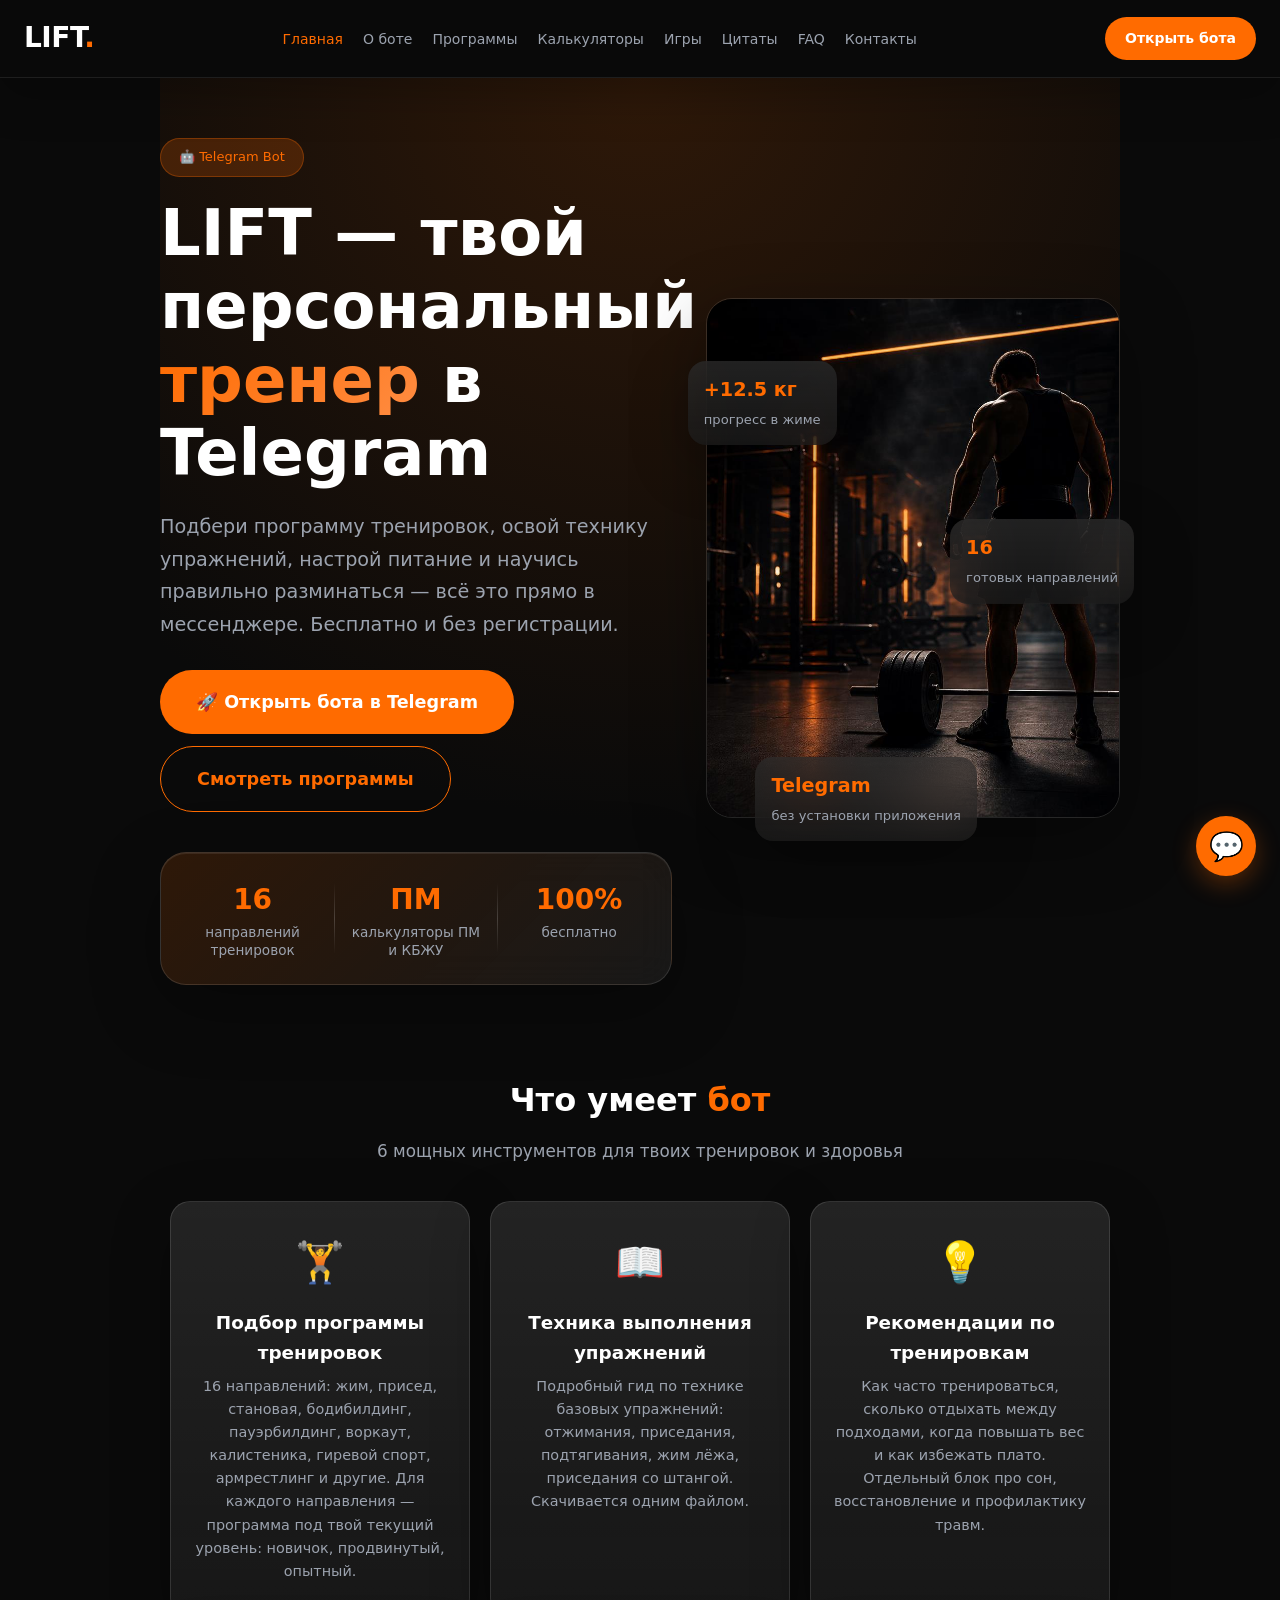
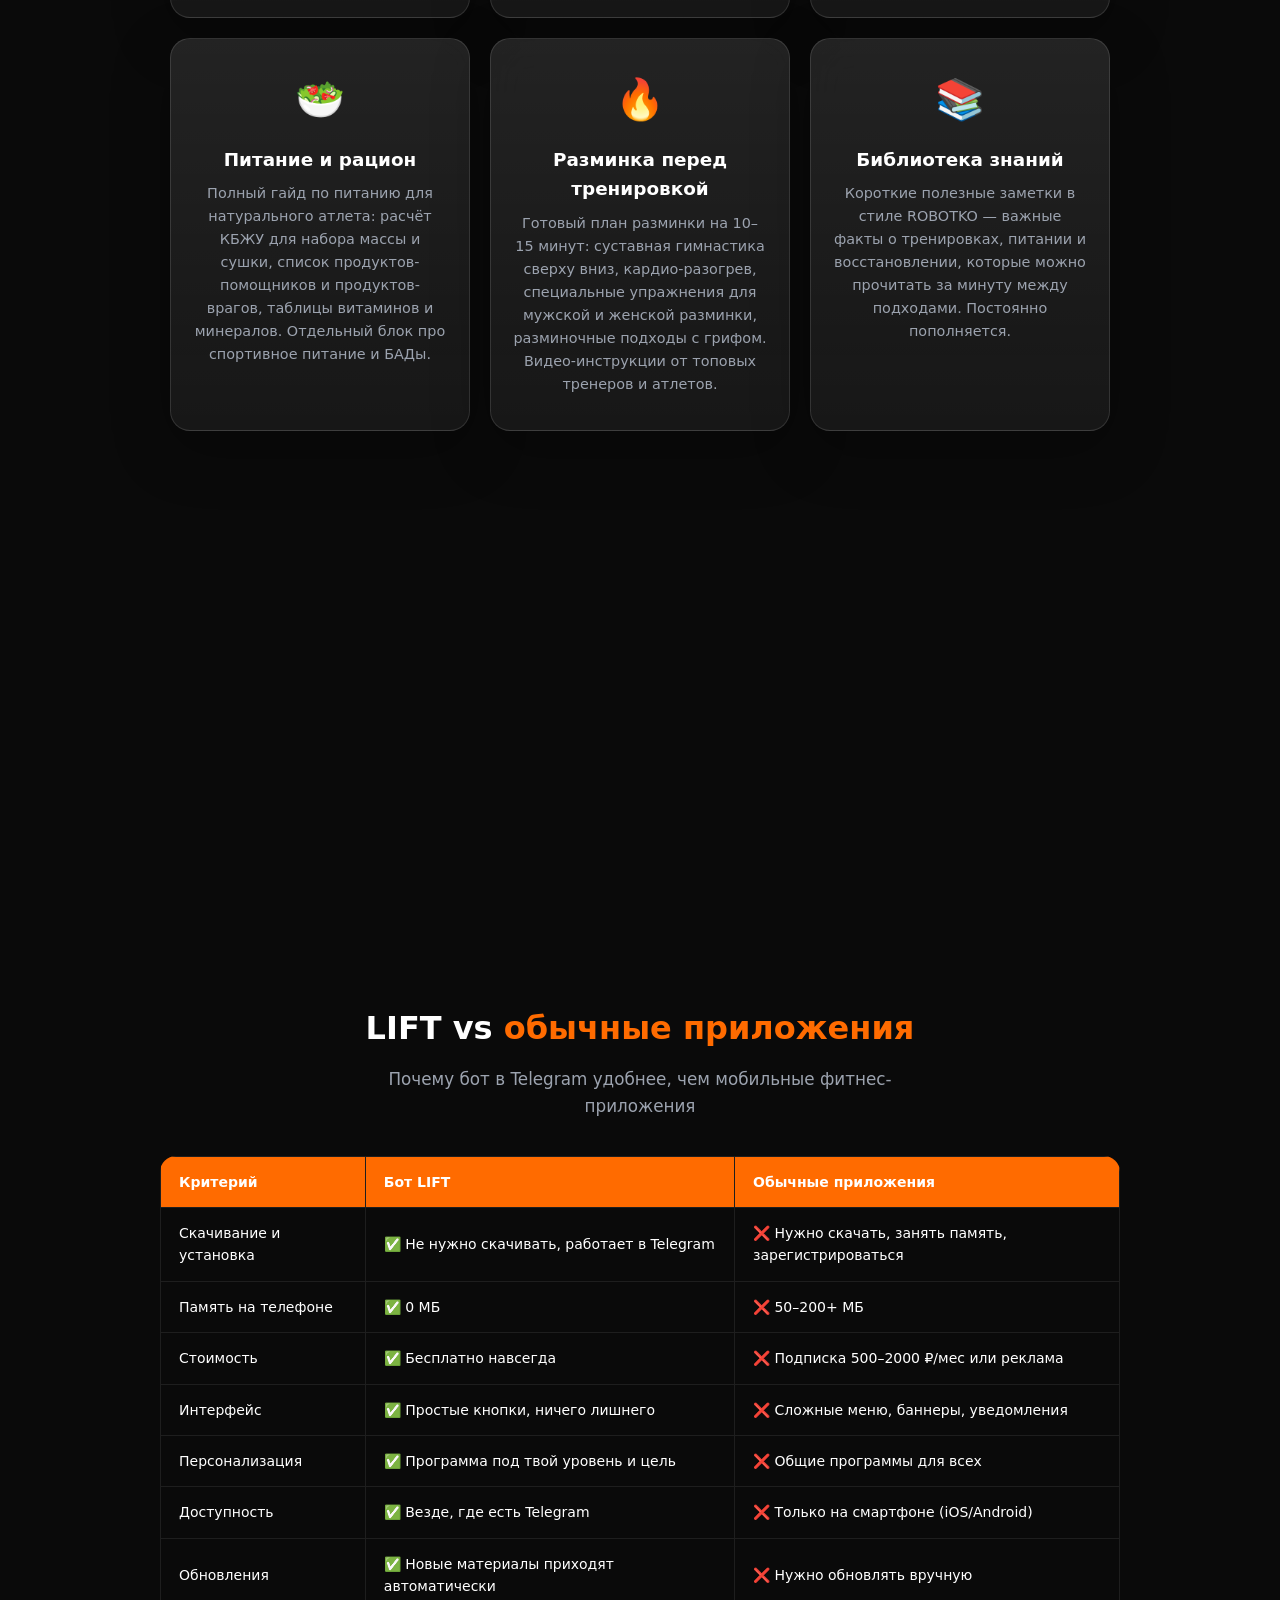
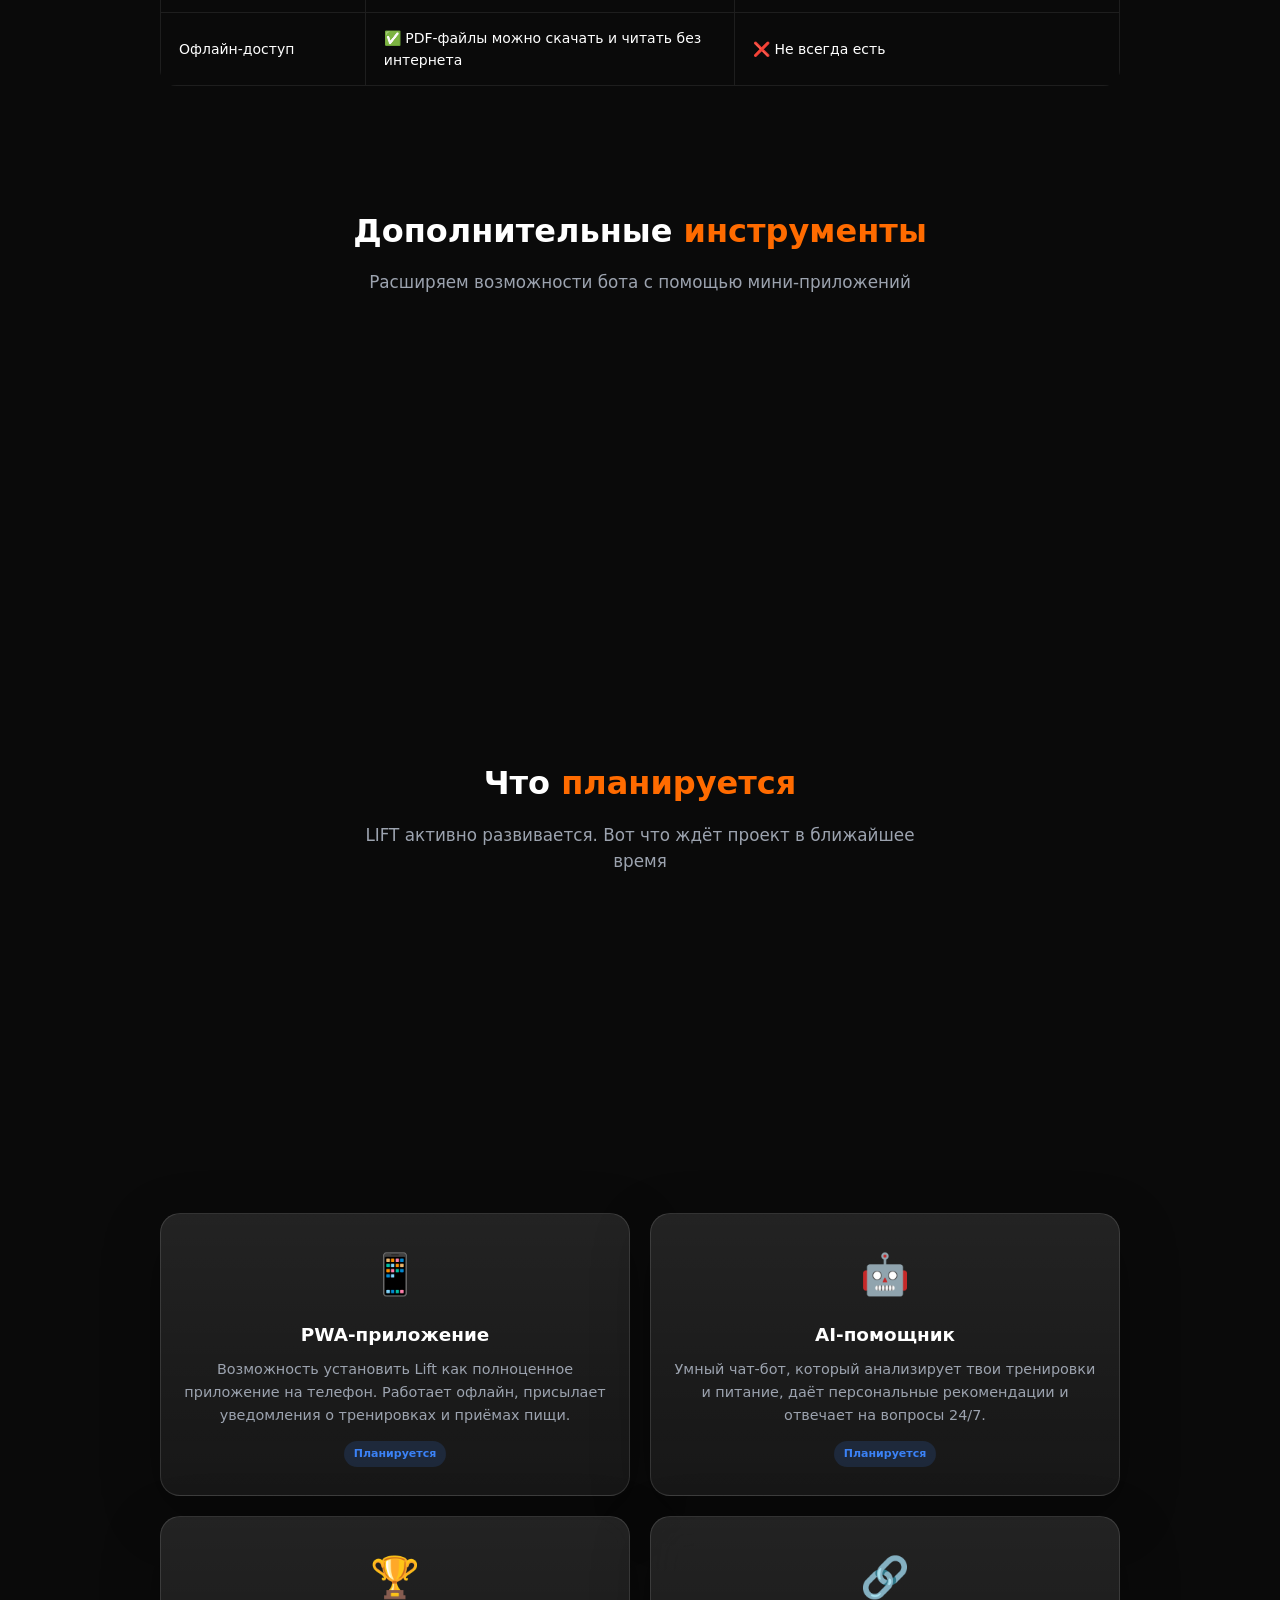
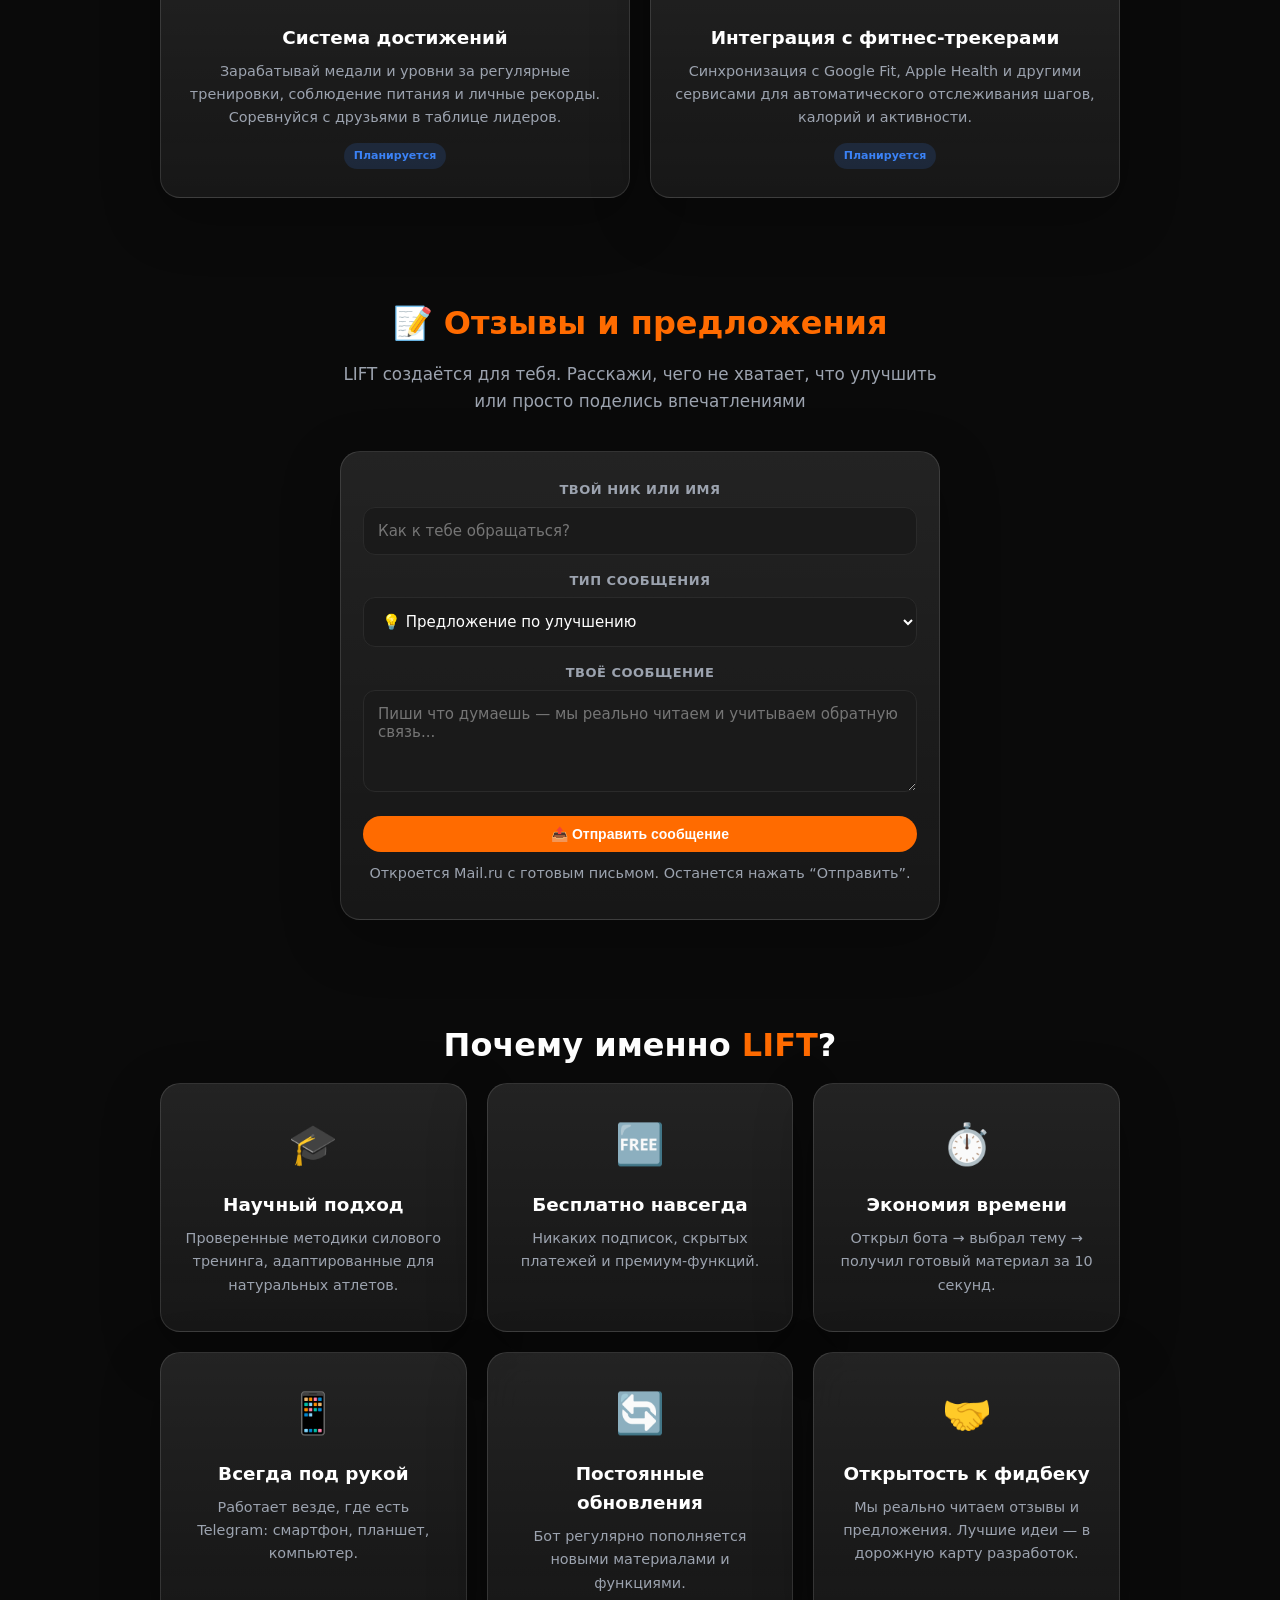
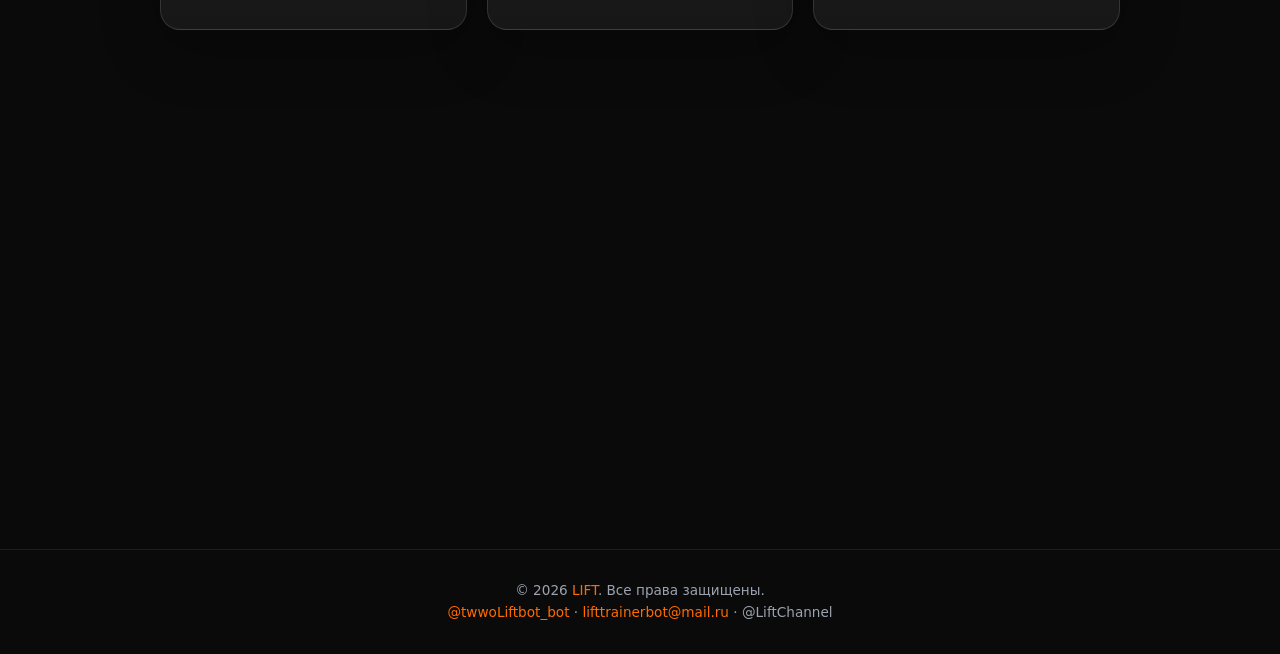
<file: index.html>
﻿<!DOCTYPE html>
<html lang="ru">
<head>
    <meta charset="UTF-8">
    <meta name="viewport" content="width=device-width, initial-scale=1.0">
    <meta name="description" content="Бесплатный Telegram-бот LIFT с программами тренировок, техникой, питанием, разминкой, калькуляторами и игрой Flappy Lift.">
    <meta name="theme-color" content="#0a0a0a">
    <meta property="og:title" content="LIFT - твой персональный тренер в Telegram">
    <meta property="og:description" content="Бесплатный Telegram-бот LIFT с программами тренировок, техникой, питанием, разминкой, калькуляторами и игрой Flappy Lift.">
    <meta property="og:type" content="website">
    <meta property="og:image" content="assets/images/hero-athlete.jpg">
    <title>LIFT - твой персональный тренер в Telegram</title>
    <link rel="icon" href="assets/images/favicon.svg" type="image/svg+xml">
    <link rel="stylesheet" href="assets/css/style.css?v=5">
    <script defer src="assets/js/main.js?v=3"></script>
</head>
<body data-page="home">
<div class="preloader" id="preloader" aria-hidden="true">
        <div class="preloader-box">
            <div class="preloader-logo">LIFT<span>.</span></div>
            <div class="preloader-bar"><span></span></div>
        </div>
    </div>
    <nav class="navbar ios-navbar">
        <a href="index.html" class="logo">LIFT<span>.</span></a>
        <button class="nav-toggle" type="button" aria-label="Открыть меню" aria-expanded="false"><span></span><span></span><span></span></button>
        <ul class="nav-links">
<li><a href="index.html" data-page="home">Главная</a></li>
<li><a href="about.html" data-page="about">О боте</a></li>
<li><a href="programs.html" data-page="programs">Программы</a></li>
<li><a href="calculators.html" data-page="calculators">Калькуляторы</a></li>
<li><a href="games.html" data-page="games">Игры</a></li>
<li><a href="quotes.html" data-page="quotes">Цитаты</a></li>
<li><a href="faq.html" data-page="faq">FAQ</a></li>
<li><a href="contacts.html" data-page="contacts">Контакты</a></li>
        </ul>
        <a href="https://t.me/twwoLiftbot_bot" target="_blank" rel="noopener" class="btn ios-button">Открыть бота</a>
    </nav>
    <main class="container">
<div class="hero hero-premium">
                <div class="hero-copy">
                    <div class="hero-badge">🤖 Telegram Bot</div>
                    <h1>LIFT — твой персональный <span>тренер</span> в Telegram</h1>
                    <p>Подбери программу тренировок, освой технику упражнений, настрой питание и научись правильно разминаться — всё это прямо в мессенджере. Бесплатно и без регистрации.</p>
                    <div class="hero-buttons">
                        <a href="https://t.me/twwoLiftbot_bot" target="_blank" rel="noopener" class="btn btn-large">🚀 Открыть бота в Telegram</a>
                        <a href="programs.html" class="btn btn-outline btn-large">Смотреть программы</a>
                    </div>
                    <div class="hero-stats">
                        <div class="hero-stat glass-card"><div class="hero-stat-number">16</div><div class="hero-stat-label">направлений тренировок</div></div>
                        <div class="hero-stat glass-card"><div class="hero-stat-number">ПМ</div><div class="hero-stat-label">калькуляторы ПМ и КБЖУ</div></div>
                        <div class="hero-stat glass-card"><div class="hero-stat-number">100%</div><div class="hero-stat-label">бесплатно</div></div>
                    </div>
                </div>
                <div class="hero-visual floating-card">
                    <img src="assets/images/hero-athlete.jpg" alt="Атлет LIFT на тренировке">
                    <div class="hero-float-card hero-float-progress glass-card"><strong>+12.5 кг</strong><span>прогресс в жиме</span></div>
                    <div class="hero-float-card hero-float-program glass-card"><strong>16</strong><span>готовых направлений</span></div>
                    <div class="hero-float-card hero-float-telegram glass-card"><strong>Telegram</strong><span>без установки приложения</span></div>
                </div>
            </div>

            <section>
                <h2>Что умеет <span>бот</span></h2>
                <p class="subtitle">6 мощных инструментов для твоих тренировок и здоровья</p>
                <div class="grid-center">
                    <div class="card"><div class="card-icon">🏋️</div><h3>Подбор программы тренировок</h3><p>16 направлений: жим, присед, становая, бодибилдинг, пауэрбилдинг, воркаут, калистеника, гиревой спорт, армрестлинг и другие. Для каждого направления — программа под твой текущий уровень: новичок, продвинутый, опытный.</p></div>
                    <div class="card"><div class="card-icon">📖</div><h3>Техника выполнения упражнений</h3><p>Подробный гид по технике базовых упражнений: отжимания, приседания, подтягивания, жим лёжа, приседания со штангой. Скачивается одним файлом.</p></div>
                    <div class="card"><div class="card-icon">💡</div><h3>Рекомендации по тренировкам</h3><p>Как часто тренироваться, сколько отдыхать между подходами, когда повышать вес и как избежать плато. Отдельный блок про сон, восстановление и профилактику травм.</p></div>
                    <div class="card"><div class="card-icon">🥗</div><h3>Питание и рацион</h3><p>Полный гайд по питанию для натурального атлета: расчёт КБЖУ для набора массы и сушки, список продуктов-помощников и продуктов-врагов, таблицы витаминов и минералов. Отдельный блок про спортивное питание и БАДы.</p></div>
                    <div class="card"><div class="card-icon">🔥</div><h3>Разминка перед тренировкой</h3><p>Готовый план разминки на 10–15 минут: суставная гимнастика сверху вниз, кардио-разогрев, специальные упражнения для мужской и женской разминки, разминочные подходы с грифом. Видео-инструкции от топовых тренеров и атлетов.</p></div>
                    <div class="card"><div class="card-icon">📚</div><h3>Библиотека знаний</h3><p>Короткие полезные заметки в стиле ROBOTKO — важные факты о тренировках, питании и восстановлении, которые можно прочитать за минуту между подходами. Постоянно пополняется.</p></div>
                </div>
            </section>

            <section>
                <h2>Как это <span>работает</span></h2>
                <p class="subtitle">Пять простых шагов до твоей идеальной формы</p>
                <div class="steps">
                    <div class="step"><div class="step-number">1</div><h4>Открываешь бота</h4><p>Переходишь по ссылке или находишь Lift в Telegram. Жмёшь «Старт» и попадаешь в главное меню.</p></div>
                    <div class="step"><div class="step-number">2</div><h4>Выбираешь цель</h4><p>Кнопки с понятными названиями: программа, техника, рекомендации, питание, разминка.</p></div>
                    <div class="step"><div class="step-number">3</div><h4>Уточняешь детали</h4><p>Бот спросит направление и твой уровень. Это займёт несколько секунд.</p></div>
                    <div class="step"><div class="step-number">4</div><h4>Получаешь материал</h4><p>Бот присылает PDF-файл с программой или гайдом, ссылку на видео-разминку или текстовую информацию.</p></div>
                    <div class="step"><div class="step-number">5</div><h4>Применяешь и растёшь</h4><p>Следуешь плану, отслеживаешь прогресс, возвращаешься к боту за новыми материалами.</p></div>
                </div>
            </section>

            <section>
                <h2>LIFT vs <span>обычные приложения</span></h2>
                <p class="subtitle">Почему бот в Telegram удобнее, чем мобильные фитнес-приложения</p>
                <table>
                    <thead><tr><th>Критерий</th><th>Бот LIFT</th><th>Обычные приложения</th></tr></thead>
                    <tbody>
                        <tr><td>Скачивание и установка</td><td>✅ Не нужно скачивать, работает в Telegram</td><td>❌ Нужно скачать, занять память, зарегистрироваться</td></tr>
                        <tr><td>Память на телефоне</td><td>✅ 0 МБ</td><td>❌ 50–200+ МБ</td></tr>
                        <tr><td>Стоимость</td><td>✅ Бесплатно навсегда</td><td>❌ Подписка 500–2000 ₽/мес или реклама</td></tr>
                        <tr><td>Интерфейс</td><td>✅ Простые кнопки, ничего лишнего</td><td>❌ Сложные меню, баннеры, уведомления</td></tr>
                        <tr><td>Персонализация</td><td>✅ Программа под твой уровень и цель</td><td>❌ Общие программы для всех</td></tr>
                        <tr><td>Доступность</td><td>✅ Везде, где есть Telegram</td><td>❌ Только на смартфоне (iOS/Android)</td></tr>
                        <tr><td>Обновления</td><td>✅ Новые материалы приходят автоматически</td><td>❌ Нужно обновлять вручную</td></tr>
                        <tr><td>Офлайн-доступ</td><td>✅ PDF-файлы можно скачать и читать без интернета</td><td>❌ Не всегда есть</td></tr>
                    </tbody>
                </table>
            </section>

            <section>
                <h2>Дополнительные <span>инструменты</span></h2>
                <p class="subtitle">Расширяем возможности бота с помощью мини-приложений</p>
                <div class="grid-2">
                    <div class="card"><div class="card-icon">🧮</div><h3>Калькуляторы весов и КБЖУ</h3><p>Расчёт рабочих подходов от повторного максимума, разминочные веса, суточная норма калорий, белков, жиров, углеводов и воды. Всё в одном мини-приложении.</p><a href="https://agent-69f5072a2ba96c1fed0--leafy-capybara-438fa5.netlify.app/" target="_blank" rel="noopener" class="btn" style="margin-top:12px;">🔢 Открыть калькуляторы</a></div>
                    <div class="card"><div class="card-icon">🎮</div><h3>Flappy Lift — игра</h3><p>Управляй штангой, уворачивайся от бургеров и собирай гантели. Зарабатывай килограммы и соревнуйся с друзьями. Фитнес-версия легендарной игры.</p><a href="https://agent-69f5c8a888365f07bd76dc64--deft-faun-8c9eca.netlify.app/" target="_blank" rel="noopener" class="btn" style="margin-top:12px;">🏋️ Играть в Flappy Lift</a></div>
                </div>
            </section>

            <section>
                <h2>Что <span>планируется</span></h2>
                <p class="subtitle">LIFT активно развивается. Вот что ждёт проект в ближайшее время</p>
                <div class="grid-2">
                    <div class="card"><div class="card-icon">📅</div><h3>Органайзер тренировок</h3><p>Календарь с возможностью планировать занятия на месяц вперёд, отмечать выполненные тренировки и оставлять заметки по каждому дню.</p><span class="card-tag tag-yellow">В разработке</span></div>
                    <div class="card"><div class="card-icon">📈</div><h3>Трекер прогресса</h3><p>Графики изменения веса, замеров тела, рабочих весов в упражнениях. Наглядная визуализация твоего прогресса за неделю, месяц, год.</p><span class="card-tag tag-yellow">В разработке</span></div>
                    <div class="card"><div class="card-icon">📱</div><h3>PWA-приложение</h3><p>Возможность установить Lift как полноценное приложение на телефон. Работает офлайн, присылает уведомления о тренировках и приёмах пищи.</p><span class="card-tag tag-blue">Планируется</span></div>
                    <div class="card"><div class="card-icon">🤖</div><h3>AI-помощник</h3><p>Умный чат-бот, который анализирует твои тренировки и питание, даёт персональные рекомендации и отвечает на вопросы 24/7.</p><span class="card-tag tag-blue">Планируется</span></div>
                    <div class="card"><div class="card-icon">🏆</div><h3>Система достижений</h3><p>Зарабатывай медали и уровни за регулярные тренировки, соблюдение питания и личные рекорды. Соревнуйся с друзьями в таблице лидеров.</p><span class="card-tag tag-blue">Планируется</span></div>
                    <div class="card"><div class="card-icon">🔗</div><h3>Интеграция с фитнес-трекерами</h3><p>Синхронизация с Google Fit, Apple Health и другими сервисами для автоматического отслеживания шагов, калорий и активности.</p><span class="card-tag tag-blue">Планируется</span></div>
                </div>
            </section>

            <section>
                <h2>📝 <span>Отзывы и предложения</span></h2>
                <p class="subtitle">LIFT создаётся для тебя. Расскажи, чего не хватает, что улучшить или просто поделись впечатлениями</p>
                <div class="card compact-grid">
                    <form id="feedbackForm" onsubmit="submitFeedback(event)">
                        <div class="form-group"><label for="feedbackName">Твой ник или имя</label><input type="text" id="feedbackName" name="name" placeholder="Как к тебе обращаться?" autocomplete="name"></div>
                        <div class="form-group"><label for="feedbackType">Тип сообщения</label><select id="feedbackType" name="type"><option>💡 Предложение по улучшению</option><option>🐛 Сообщить об ошибке</option><option>❤️ Отзыв о боте</option><option>🎯 Запрос новой функции</option><option>📧 Сотрудничество</option></select></div>
                        <div class="form-group"><label for="feedbackText">Твоё сообщение</label><textarea id="feedbackText" name="message" rows="4" placeholder="Пиши что думаешь — мы реально читаем и учитываем обратную связь..." required></textarea></div>
                        <button type="submit" class="btn feedback-submit">📤 Отправить сообщение</button>
                        <p class="form-note">Откроется Mail.ru с готовым письмом. Останется нажать “Отправить”.</p>
                    </form>
                    <div id="feedbackSuccess" style="display:none;text-align:center;padding:20px;color:var(--green);"><p style="font-size:1.2rem;font-weight:700;">✅ Письмо подготовлено</p><p style="color:var(--text-secondary);">Mail.ru открылся в новой вкладке. Проверь текст и нажми “Отправить”.</p></div>
                </div>
            </section>

            <section>
                <h2>Почему именно <span>LIFT</span>?</h2>
                <div class="grid-3">
                    <div class="card"><div class="card-icon">🎓</div><h3>Научный подход</h3><p>Проверенные методики силового тренинга, адаптированные для натуральных атлетов.</p></div>
                    <div class="card"><div class="card-icon">🆓</div><h3>Бесплатно навсегда</h3><p>Никаких подписок, скрытых платежей и премиум-функций.</p></div>
                    <div class="card"><div class="card-icon">⏱️</div><h3>Экономия времени</h3><p>Открыл бота → выбрал тему → получил готовый материал за 10 секунд.</p></div>
                    <div class="card"><div class="card-icon">📱</div><h3>Всегда под рукой</h3><p>Работает везде, где есть Telegram: смартфон, планшет, компьютер.</p></div>
                    <div class="card"><div class="card-icon">🔄</div><h3>Постоянные обновления</h3><p>Бот регулярно пополняется новыми материалами и функциями.</p></div>
                    <div class="card"><div class="card-icon">🤝</div><h3>Открытость к фидбеку</h3><p>Мы реально читаем отзывы и предложения. Лучшие идеи — в дорожную карту разработок.</p></div>
                </div>
            </section>

            <div class="cta">
                <h2>Начни тренироваться с умом <span>уже сегодня</span></h2>
                <p>Не откладывай на понедельник. Открой бота, выбери направление и получи готовую программу тренировок за 1 минуту. Бесплатно. Без регистрации. Прямо в Telegram.</p>
                <a href="https://t.me/twwoLiftbot_bot" target="_blank" rel="noopener" class="btn btn-large">🔥 Перейти в Lift Bot</a>
            </div>
        </div>

        <!-- ==================== О БОТЕ (НОВЫЙ БЛОК) ==================== -->
    </main>
    <footer>
        <p>© 2026 <a href="index.html">LIFT</a>. Все права защищены.</p>
        <p><a href="https://t.me/twwoLiftbot_bot" target="_blank" rel="noopener">@twwoLiftbot_bot</a> · <a href="https://e.mail.ru/compose/?to=lifttrainerbot%40mail.ru&subject=Сообщение%20с%20сайта%20LIFT" target="_blank" rel="noopener">lifttrainerbot@mail.ru</a> · <span class="footer-muted">@LiftChannel</span></p>
    </footer>

    <button class="chat-widget-btn ios-button" id="chatBtn" onclick="toggleChat()">💬</button>
    <div class="chat-window glass-card" id="chatWindow">
        <div class="chat-header"><h3>LIFT<span>.</span> — мини-бот</h3><button class="chat-close" onclick="toggleChat()">✕</button></div>
        <div class="chat-messages" id="chatMessages"><div class="message bot">Привет! Я LIFT мини-бот. Могу подсказать по программам, технике, питанию, разминке и рекомендациям 👇</div></div>
                <div class="chat-buttons">
            <button class="chat-chip" onclick="sendQuickReply('Программы')">Программы</button>
            <button class="chat-chip" onclick="sendQuickReply('Жим')">Жим</button>
            <button class="chat-chip" onclick="sendQuickReply('Питание')">Питание</button>
            <button class="chat-chip" onclick="sendQuickReply('Разминка')">Разминка</button>
            <button class="chat-chip" onclick="sendQuickReply('О боте')">О боте</button>
        </div>        <div class="chat-input-area">
            <input type="text" class="chat-input" id="chatInput" placeholder="Напиши сообщение..." onkeypress="if(event.key==='Enter')sendMessage()">
            <button class="chat-send" onclick="sendMessage()">➤</button>
        </div>
    </div>
</body>
</html>
</file>
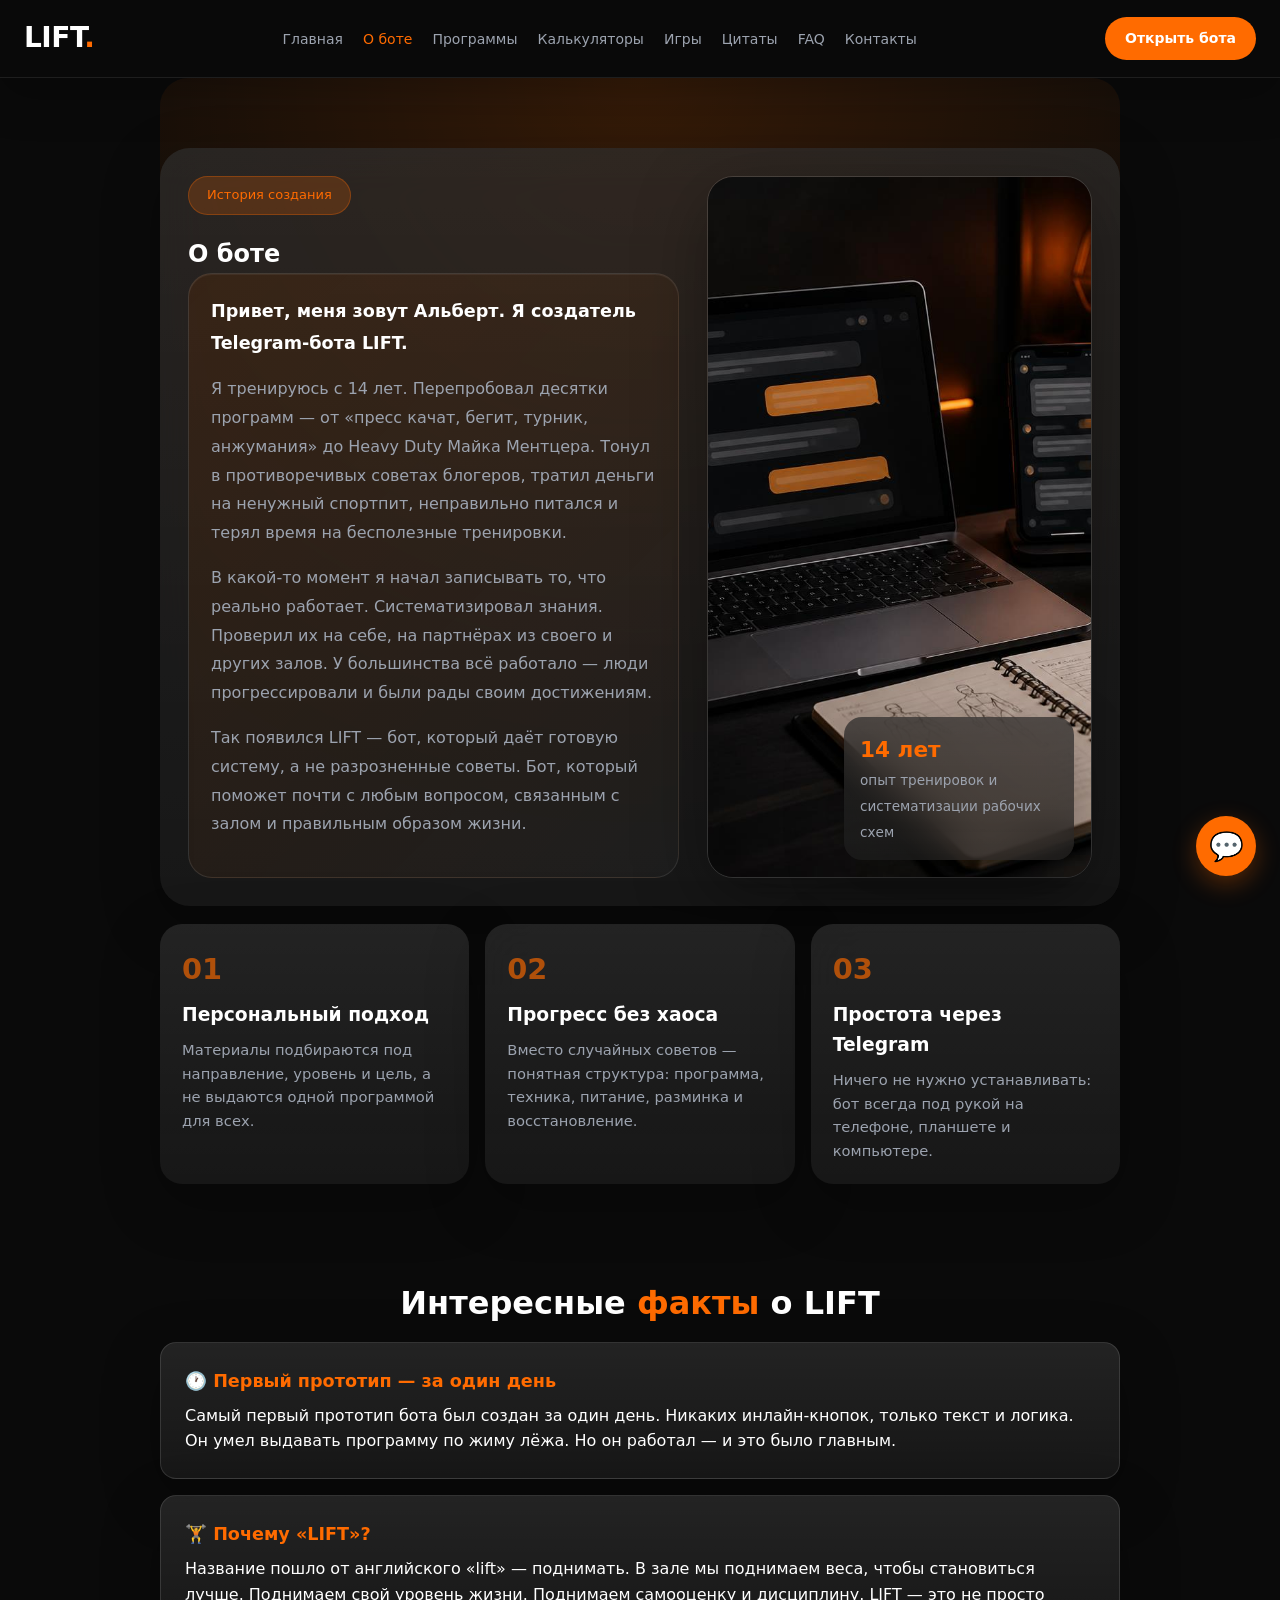
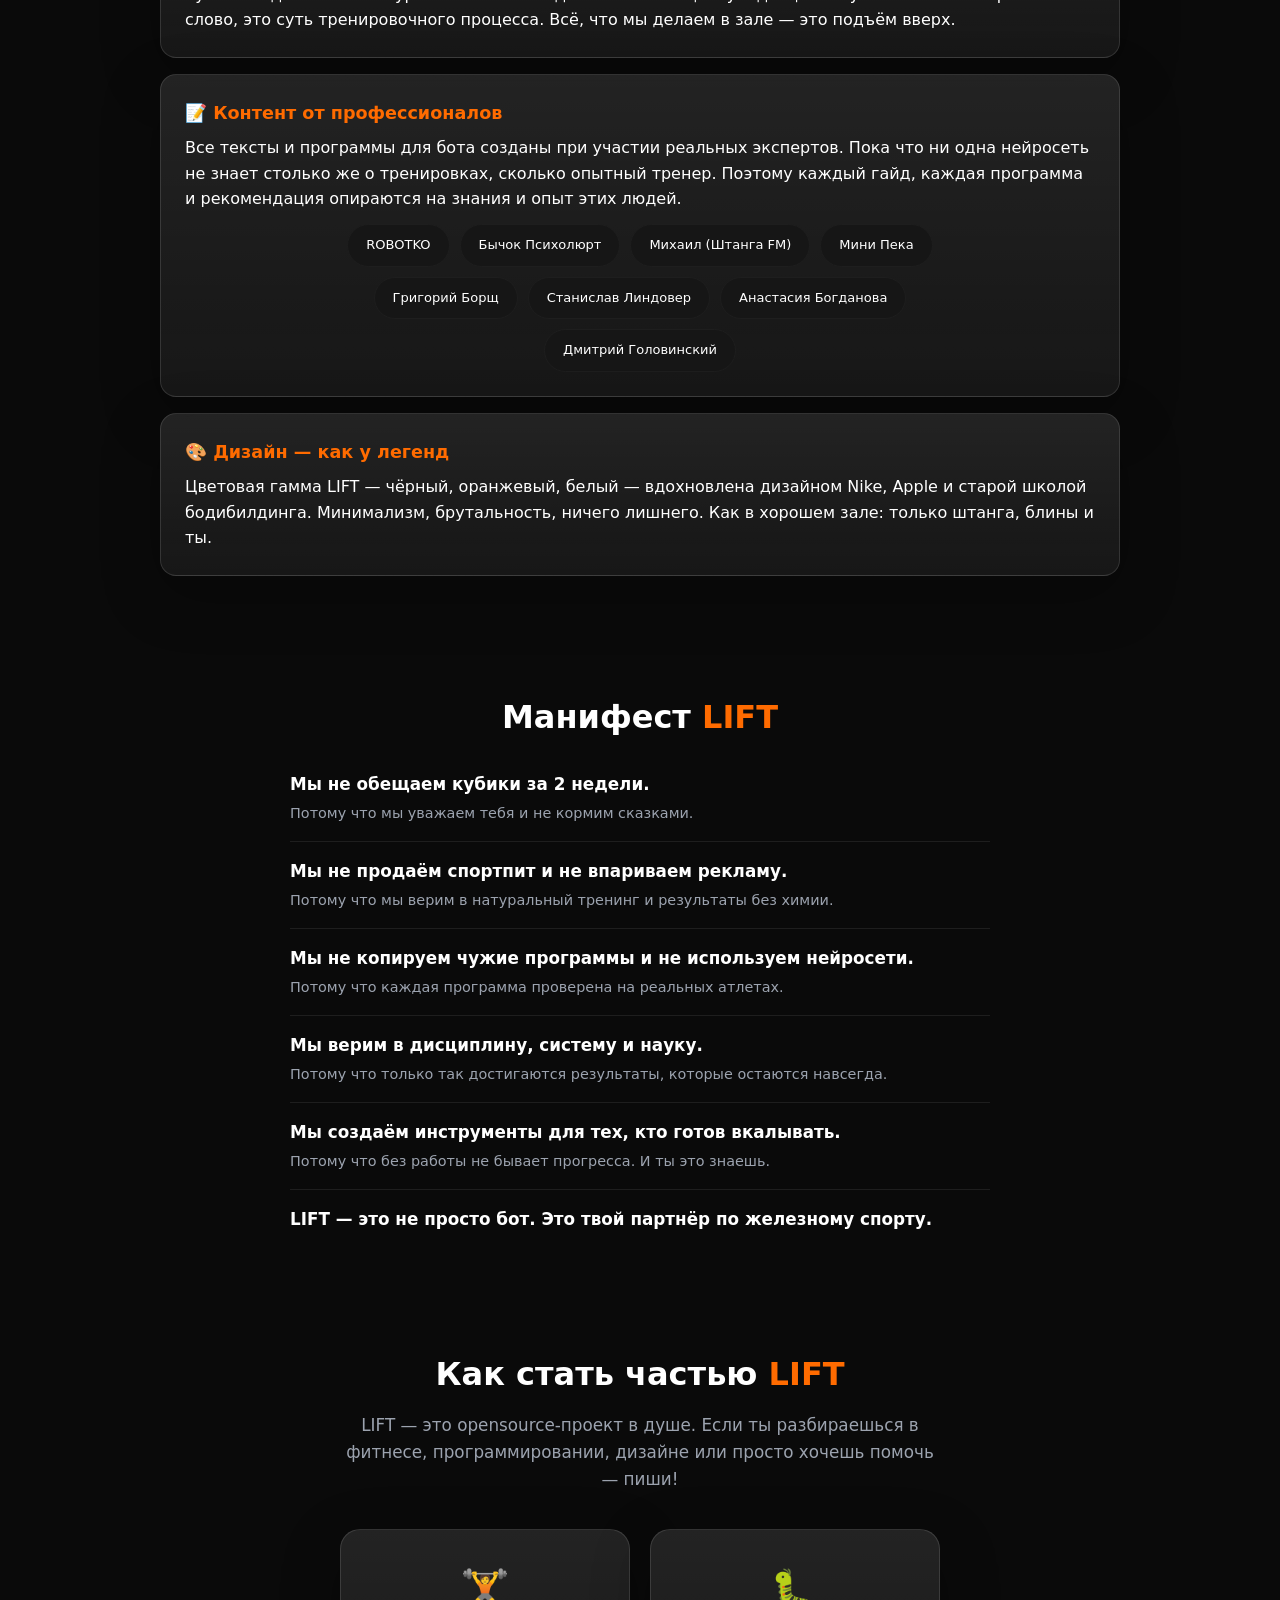
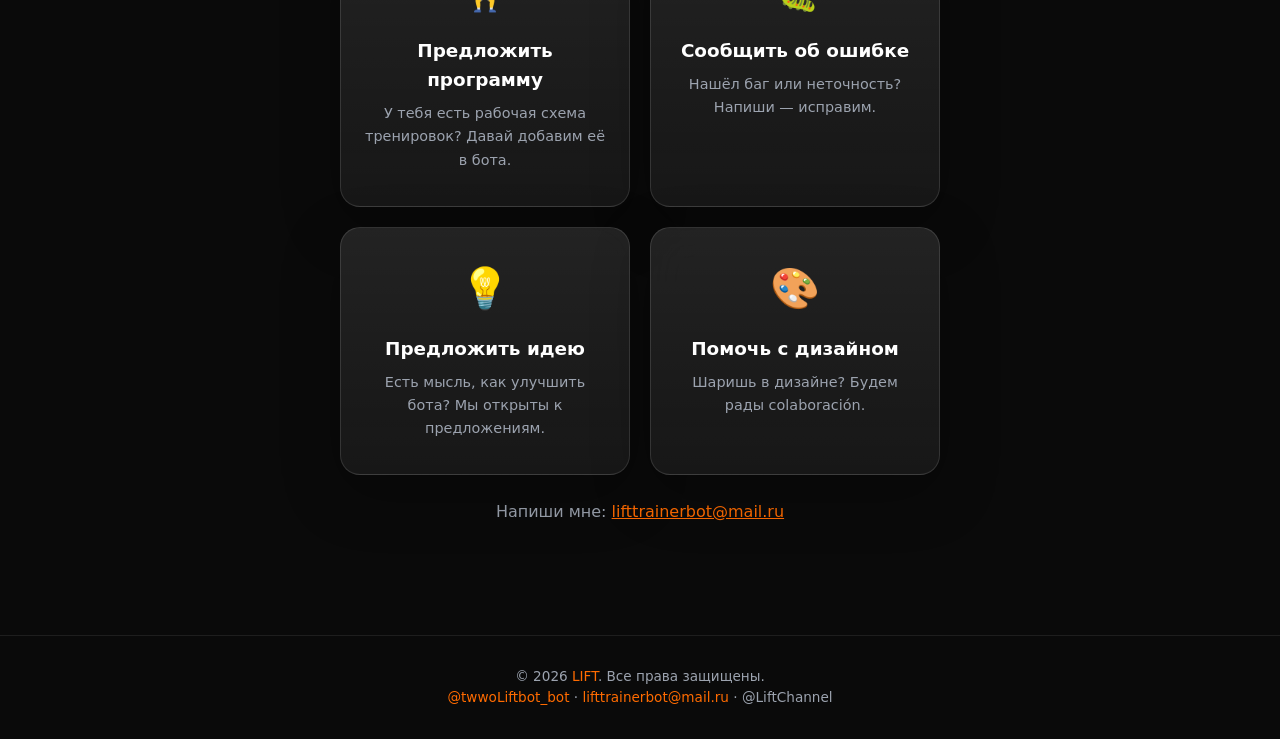
<file: about.html>
﻿<!DOCTYPE html>
<html lang="ru">
<head>
    <meta charset="UTF-8">
    <meta name="viewport" content="width=device-width, initial-scale=1.0">
    <meta name="description" content="История создания LIFT, принципы проекта, эксперты, манифест и способы помочь развитию Telegram-бота.">
    <meta name="theme-color" content="#0a0a0a">
    <meta property="og:title" content="О боте LIFT - история и манифест">
    <meta property="og:description" content="История создания LIFT, принципы проекта, эксперты, манифест и способы помочь развитию Telegram-бота.">
    <meta property="og:type" content="website">
    <meta property="og:image" content="assets/images/hero-athlete.jpg">
    <title>О боте LIFT - история и манифест</title>
    <link rel="icon" href="assets/images/favicon.svg" type="image/svg+xml">
    <link rel="stylesheet" href="assets/css/style.css?v=5">
    <script defer src="assets/js/main.js?v=3"></script>
</head>
<body data-page="about">
<div class="preloader" id="preloader" aria-hidden="true">
        <div class="preloader-box">
            <div class="preloader-logo">LIFT<span>.</span></div>
            <div class="preloader-bar"><span></span></div>
        </div>
    </div>
    <nav class="navbar ios-navbar">
        <a href="index.html" class="logo">LIFT<span>.</span></a>
        <button class="nav-toggle" type="button" aria-label="Открыть меню" aria-expanded="false"><span></span><span></span><span></span></button>
        <ul class="nav-links">
<li><a href="index.html" data-page="home">Главная</a></li>
<li><a href="about.html" data-page="about">О боте</a></li>
<li><a href="programs.html" data-page="programs">Программы</a></li>
<li><a href="calculators.html" data-page="calculators">Калькуляторы</a></li>
<li><a href="games.html" data-page="games">Игры</a></li>
<li><a href="quotes.html" data-page="quotes">Цитаты</a></li>
<li><a href="faq.html" data-page="faq">FAQ</a></li>
<li><a href="contacts.html" data-page="contacts">Контакты</a></li>
        </ul>
        <a href="https://t.me/twwoLiftbot_bot" target="_blank" rel="noopener" class="btn ios-button">Открыть бота</a>
    </nav>
    <main class="container">
<section class="page-hero about-showcase">
                <div class="about-panel glass-card">
                    <div class="about-copy">
                        <div class="hero-badge">История создания</div>
                        <h1>О <span>боте</span></h1>
                        <div class="creator-story">
                            <p>Привет, меня зовут Альберт. Я создатель Telegram-бота LIFT.</p>
                            <p>Я тренируюсь с 14 лет. Перепробовал десятки программ — от «пресс качат, бегит, турник, анжумания» до Heavy Duty Майка Ментцера. Тонул в противоречивых советах блогеров, тратил деньги на ненужный спортпит, неправильно питался и терял время на бесполезные тренировки.</p>
                            <p>В какой-то момент я начал записывать то, что реально работает. Систематизировал знания. Проверил их на себе, на партнёрах из своего и других залов. У большинства всё работало — люди прогрессировали и были рады своим достижениям.</p>
                            <p>Так появился LIFT — бот, который даёт готовую систему, а не разрозненные советы. Бот, который поможет почти с любым вопросом, связанным с залом и правильным образом жизни.</p>
                        </div>
                    </div>
                    <div class="about-visual">
                        <img src="assets/images/about-founder.jpg" alt="Создатель LIFT">
                        <div class="about-image-note glass-card"><strong>14 лет</strong><span>опыт тренировок и систематизации рабочих схем</span></div>
                    </div>
                </div>
                <div class="about-principles">
                    <article class="mini-principle glass-card"><span>01</span><h3>Персональный подход</h3><p>Материалы подбираются под направление, уровень и цель, а не выдаются одной программой для всех.</p></article>
                    <article class="mini-principle glass-card"><span>02</span><h3>Прогресс без хаоса</h3><p>Вместо случайных советов — понятная структура: программа, техника, питание, разминка и восстановление.</p></article>
                    <article class="mini-principle glass-card"><span>03</span><h3>Простота через Telegram</h3><p>Ничего не нужно устанавливать: бот всегда под рукой на телефоне, планшете и компьютере.</p></article>
                </div>
            </section>

            <!-- Интересные факты -->
            <section>
                <h2>Интересные <span>факты</span> о LIFT</h2>

                <div class="fact-card">
                    <h3>🕐 Первый прототип — за один день</h3>
                    <p>Самый первый прототип бота был создан за один день. Никаких инлайн-кнопок, только текст и логика. Он умел выдавать программу по жиму лёжа. Но он работал — и это было главным.</p>
                </div>

                <div class="fact-card">
                    <h3>🏋️ Почему «LIFT»?</h3>
                    <p>Название пошло от английского «lift» — поднимать. В зале мы поднимаем веса, чтобы становиться лучше. Поднимаем свой уровень жизни. Поднимаем самооценку и дисциплину. LIFT — это не просто слово, это суть тренировочного процесса. Всё, что мы делаем в зале — это подъём вверх.</p>
                </div>

                <div class="fact-card">
                    <h3>📝 Контент от профессионалов</h3>
                    <p>Все тексты и программы для бота созданы при участии реальных экспертов. Пока что ни одна нейросеть не знает столько же о тренировках, сколько опытный тренер. Поэтому каждый гайд, каждая программа и рекомендация опираются на знания и опыт этих людей.</p>
                    <div class="expert-list" style="margin-top:12px;">
                        <a href="https://t.me/robotko_vladimir" target="_blank" rel="noopener" class="expert-link">ROBOTKO</a>
                        <a href="https://t.me/s/psy_strong" target="_blank" rel="noopener" class="expert-link">Бычок Психолюрт</a>
                        <a href="https://t.me/shtangafm" target="_blank" rel="noopener" class="expert-link">Михаил (Штанга FM)</a>
                        <a href="https://t.me/poltorapomidora" target="_blank" rel="noopener" class="expert-link">Мини Пека</a>
                        <a href="https://www.youtube.com/@grishaborsh" target="_blank" rel="noopener" class="expert-link">Григорий Борщ</a>
                        <a href="https://www.youtube.com/channel/UCG495Fj19P27iq5_LLKC-bA" target="_blank" rel="noopener" class="expert-link">Станислав Линдовер</a>
                        <a href="https://www.youtube.com/@AnastasiaBogdanova" target="_blank" rel="noopener" class="expert-link">Анастасия Богданова</a>
                        <a href="https://www.tiktok.com/@golovinskyd" target="_blank" rel="noopener" class="expert-link">Дмитрий Головинский</a>
                    </div>
                </div>

                <div class="fact-card">
                    <h3>🎨 Дизайн — как у легенд</h3>
                    <p>Цветовая гамма LIFT — чёрный, оранжевый, белый — вдохновлена дизайном Nike, Apple и старой школой бодибилдинга. Минимализм, брутальность, ничего лишнего. Как в хорошем зале: только штанга, блины и ты.</p>
                </div>
            </section>

            <!-- Манифест -->
            <section>
                <h2>Манифест <span>LIFT</span></h2>
                <div class="manifesto">
                    <div class="manifesto-item">
                        <div class="bold">Мы не обещаем кубики за 2 недели.</div>
                        <div class="explain">Потому что мы уважаем тебя и не кормим сказками.</div>
                    </div>
                    <div class="manifesto-item">
                        <div class="bold">Мы не продаём спортпит и не впариваем рекламу.</div>
                        <div class="explain">Потому что мы верим в натуральный тренинг и результаты без химии.</div>
                    </div>
                    <div class="manifesto-item">
                        <div class="bold">Мы не копируем чужие программы и не используем нейросети.</div>
                        <div class="explain">Потому что каждая программа проверена на реальных атлетах.</div>
                    </div>
                    <div class="manifesto-item">
                        <div class="bold">Мы верим в дисциплину, систему и науку.</div>
                        <div class="explain">Потому что только так достигаются результаты, которые остаются навсегда.</div>
                    </div>
                    <div class="manifesto-item">
                        <div class="bold">Мы создаём инструменты для тех, кто готов вкалывать.</div>
                        <div class="explain">Потому что без работы не бывает прогресса. И ты это знаешь.</div>
                    </div>
                    <div class="manifesto-item">
                        <div class="bold">LIFT — это не просто бот. Это твой партнёр по железному спорту.</div>
                    </div>
                </div>
            </section>

            <!-- Присоединяйся -->
            <section>
                <h2>Как стать частью <span>LIFT</span></h2>
                <p class="subtitle">LIFT — это opensource-проект в душе. Если ты разбираешься в фитнесе, программировании, дизайне или просто хочешь помочь — пиши!</p>
                <div class="grid-2 compact-grid">
                    <div class="card"><div class="card-icon">🏋️</div><h3>Предложить программу</h3><p>У тебя есть рабочая схема тренировок? Давай добавим её в бота.</p></div>
                    <div class="card"><div class="card-icon">🐛</div><h3>Сообщить об ошибке</h3><p>Нашёл баг или неточность? Напиши — исправим.</p></div>
                    <div class="card"><div class="card-icon">💡</div><h3>Предложить идею</h3><p>Есть мысль, как улучшить бота? Мы открыты к предложениям.</p></div>
                    <div class="card"><div class="card-icon">🎨</div><h3>Помочь с дизайном</h3><p>Шаришь в дизайне? Будем рады colaboración.</p></div>
                </div>
                <p style="text-align:center;margin-top:24px;color:var(--text-secondary);">Напиши мне: <a href="https://e.mail.ru/compose/?to=lifttrainerbot%40mail.ru&subject=Сообщение%20с%20сайта%20LIFT" target="_blank" rel="noopener" style="color:var(--accent);">lifttrainerbot@mail.ru</a></p>
            </section>
        </div>

        <!-- ОСТАЛЬНЫЕ СТРАНИЦЫ -->
    </main>
    <footer>
        <p>© 2026 <a href="index.html">LIFT</a>. Все права защищены.</p>
        <p><a href="https://t.me/twwoLiftbot_bot" target="_blank" rel="noopener">@twwoLiftbot_bot</a> · <a href="https://e.mail.ru/compose/?to=lifttrainerbot%40mail.ru&subject=Сообщение%20с%20сайта%20LIFT" target="_blank" rel="noopener">lifttrainerbot@mail.ru</a> · <span class="footer-muted">@LiftChannel</span></p>
    </footer>

    <button class="chat-widget-btn ios-button" id="chatBtn" onclick="toggleChat()">💬</button>
    <div class="chat-window glass-card" id="chatWindow">
        <div class="chat-header"><h3>LIFT<span>.</span> — мини-бот</h3><button class="chat-close" onclick="toggleChat()">✕</button></div>
        <div class="chat-messages" id="chatMessages"><div class="message bot">Привет! Я LIFT мини-бот. Могу подсказать по программам, технике, питанию, разминке и рекомендациям 👇</div></div>
                <div class="chat-buttons">
            <button class="chat-chip" onclick="sendQuickReply('Программы')">Программы</button>
            <button class="chat-chip" onclick="sendQuickReply('Жим')">Жим</button>
            <button class="chat-chip" onclick="sendQuickReply('Питание')">Питание</button>
            <button class="chat-chip" onclick="sendQuickReply('Разминка')">Разминка</button>
            <button class="chat-chip" onclick="sendQuickReply('О боте')">О боте</button>
        </div>        <div class="chat-input-area">
            <input type="text" class="chat-input" id="chatInput" placeholder="Напиши сообщение..." onkeypress="if(event.key==='Enter')sendMessage()">
            <button class="chat-send" onclick="sendMessage()">➤</button>
        </div>
    </div>
</body>
</html>
</file>
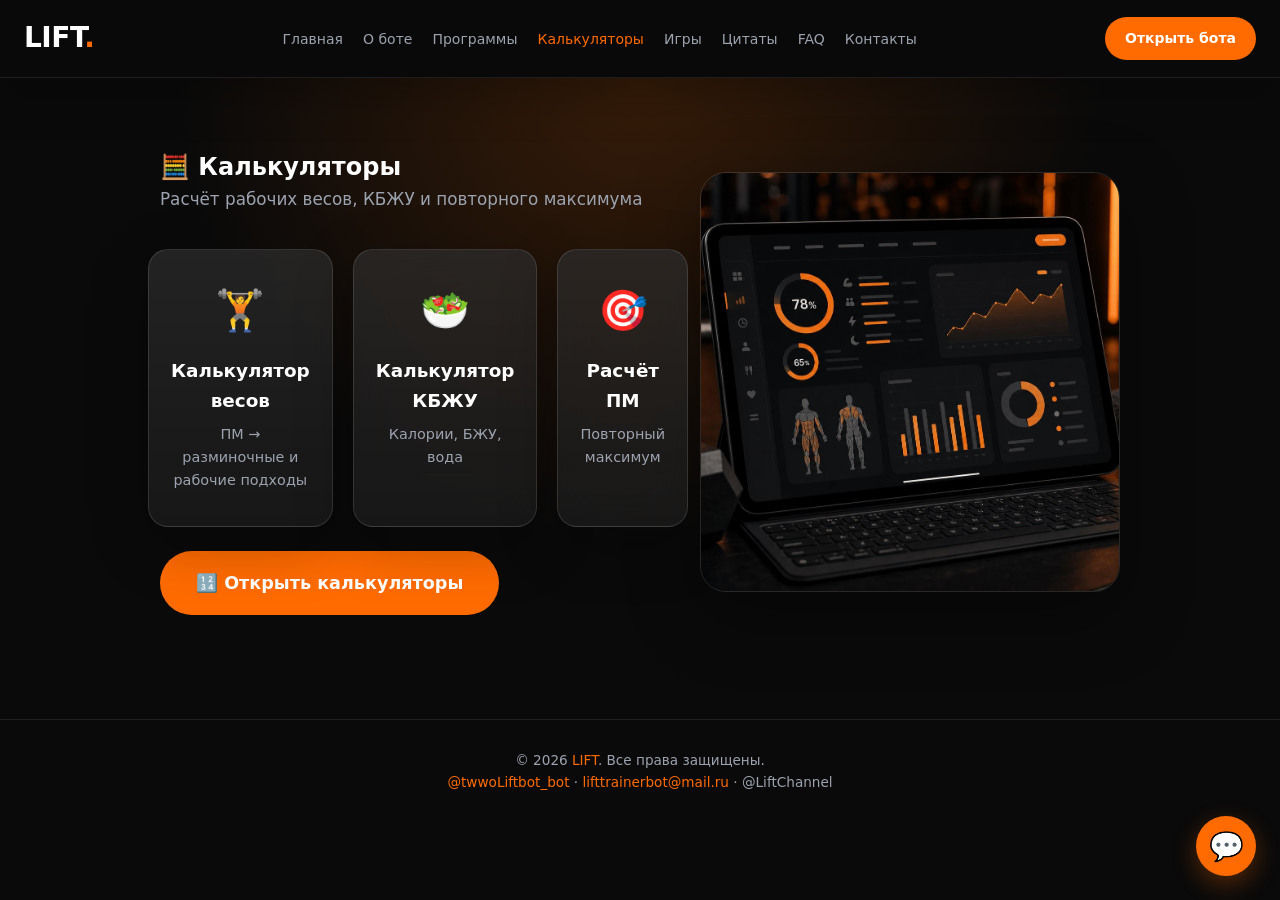
<file: calculators.html>
﻿<!DOCTYPE html>
<html lang="ru">
<head>
    <meta charset="UTF-8">
    <meta name="viewport" content="width=device-width, initial-scale=1.0">
    <meta name="description" content="Калькуляторы LIFT для расчёта рабочих весов, повторного максимума, калорий, БЖУ и воды.">
    <meta name="theme-color" content="#0a0a0a">
    <meta property="og:title" content="Калькуляторы LIFT - веса, ПМ и КБЖУ">
    <meta property="og:description" content="Калькуляторы LIFT для расчёта рабочих весов, повторного максимума, калорий, БЖУ и воды.">
    <meta property="og:type" content="website">
    <meta property="og:image" content="assets/images/hero-athlete.jpg">
    <title>Калькуляторы LIFT - веса, ПМ и КБЖУ</title>
    <link rel="icon" href="assets/images/favicon.svg" type="image/svg+xml">
    <link rel="stylesheet" href="assets/css/style.css?v=5">
    <script defer src="assets/js/main.js?v=3"></script>
</head>
<body data-page="calculators">
<div class="preloader" id="preloader" aria-hidden="true">
        <div class="preloader-box">
            <div class="preloader-logo">LIFT<span>.</span></div>
            <div class="preloader-bar"><span></span></div>
        </div>
    </div>
    <nav class="navbar ios-navbar">
        <a href="index.html" class="logo">LIFT<span>.</span></a>
        <button class="nav-toggle" type="button" aria-label="Открыть меню" aria-expanded="false"><span></span><span></span><span></span></button>
        <ul class="nav-links">
<li><a href="index.html" data-page="home">Главная</a></li>
<li><a href="about.html" data-page="about">О боте</a></li>
<li><a href="programs.html" data-page="programs">Программы</a></li>
<li><a href="calculators.html" data-page="calculators">Калькуляторы</a></li>
<li><a href="games.html" data-page="games">Игры</a></li>
<li><a href="quotes.html" data-page="quotes">Цитаты</a></li>
<li><a href="faq.html" data-page="faq">FAQ</a></li>
<li><a href="contacts.html" data-page="contacts">Контакты</a></li>
        </ul>
        <a href="https://t.me/twwoLiftbot_bot" target="_blank" rel="noopener" class="btn ios-button">Открыть бота</a>
    </nav>
    <main class="container">
<section class="page-hero media-hero">
                <div class="media-hero-copy">
                    <h1>🧮 <span>Калькуляторы</span></h1>
                    <p class="subtitle">Расчёт рабочих весов, КБЖУ и повторного максимума</p>
                    <div class="grid-3">
                        <div class="card"><div class="card-icon">🏋️</div><h3>Калькулятор весов</h3><p>ПМ → разминочные и рабочие подходы</p></div>
                        <div class="card"><div class="card-icon">🥗</div><h3>Калькулятор КБЖУ</h3><p>Калории, БЖУ, вода</p></div>
                        <div class="card"><div class="card-icon">🎯</div><h3>Расчёт ПМ</h3><p>Повторный максимум</p></div>
                    </div>
                    <a href="https://agent-69f5072a2ba96c1fed0--leafy-capybara-438fa5.netlify.app/" target="_blank" rel="noopener" class="btn btn-large top-space">🔢 Открыть калькуляторы</a>
                </div>
                <img class="section-photo floating-card" src="assets/images/calculators-preview.jpg" alt="Калькуляторы LIFT">
            </section>
    </main>
    <footer>
        <p>© 2026 <a href="index.html">LIFT</a>. Все права защищены.</p>
        <p><a href="https://t.me/twwoLiftbot_bot" target="_blank" rel="noopener">@twwoLiftbot_bot</a> · <a href="https://e.mail.ru/compose/?to=lifttrainerbot%40mail.ru&subject=Сообщение%20с%20сайта%20LIFT" target="_blank" rel="noopener">lifttrainerbot@mail.ru</a> · <span class="footer-muted">@LiftChannel</span></p>
    </footer>

    <button class="chat-widget-btn ios-button" id="chatBtn" onclick="toggleChat()">💬</button>
    <div class="chat-window glass-card" id="chatWindow">
        <div class="chat-header"><h3>LIFT<span>.</span> — мини-бот</h3><button class="chat-close" onclick="toggleChat()">✕</button></div>
        <div class="chat-messages" id="chatMessages"><div class="message bot">Привет! Я LIFT мини-бот. Могу подсказать по программам, технике, питанию, разминке и рекомендациям 👇</div></div>
                <div class="chat-buttons">
            <button class="chat-chip" onclick="sendQuickReply('Программы')">Программы</button>
            <button class="chat-chip" onclick="sendQuickReply('Жим')">Жим</button>
            <button class="chat-chip" onclick="sendQuickReply('Питание')">Питание</button>
            <button class="chat-chip" onclick="sendQuickReply('Разминка')">Разминка</button>
            <button class="chat-chip" onclick="sendQuickReply('О боте')">О боте</button>
        </div>        <div class="chat-input-area">
            <input type="text" class="chat-input" id="chatInput" placeholder="Напиши сообщение..." onkeypress="if(event.key==='Enter')sendMessage()">
            <button class="chat-send" onclick="sendMessage()">➤</button>
        </div>
    </div>
</body>
</html>
</file>
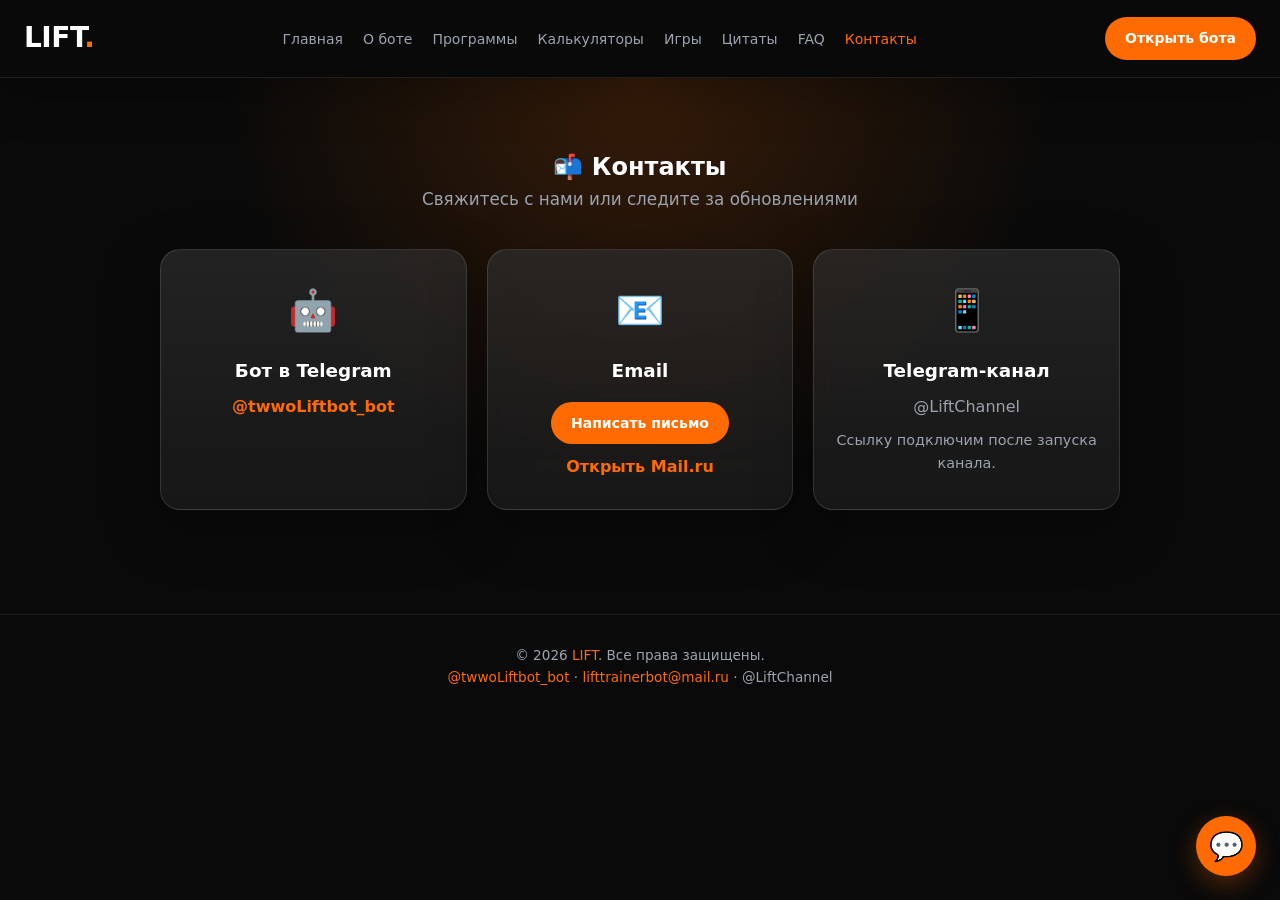
<file: contacts.html>
﻿<!DOCTYPE html>
<html lang="ru">
<head>
    <meta charset="UTF-8">
    <meta name="viewport" content="width=device-width, initial-scale=1.0">
    <meta name="description" content="Контакты проекта LIFT: Telegram-бот, email, Telegram-канал и форма обратной связи.">
    <meta name="theme-color" content="#0a0a0a">
    <meta property="og:title" content="Контакты LIFT">
    <meta property="og:description" content="Контакты проекта LIFT: Telegram-бот, email, Telegram-канал и форма обратной связи.">
    <meta property="og:type" content="website">
    <meta property="og:image" content="assets/images/hero-athlete.jpg">
    <title>Контакты LIFT</title>
    <link rel="icon" href="assets/images/favicon.svg" type="image/svg+xml">
    <link rel="stylesheet" href="assets/css/style.css?v=5">
    <script defer src="assets/js/main.js?v=3"></script>
</head>
<body data-page="contacts">
<div class="preloader" id="preloader" aria-hidden="true">
        <div class="preloader-box">
            <div class="preloader-logo">LIFT<span>.</span></div>
            <div class="preloader-bar"><span></span></div>
        </div>
    </div>
    <nav class="navbar ios-navbar">
        <a href="index.html" class="logo">LIFT<span>.</span></a>
        <button class="nav-toggle" type="button" aria-label="Открыть меню" aria-expanded="false"><span></span><span></span><span></span></button>
        <ul class="nav-links">
<li><a href="index.html" data-page="home">Главная</a></li>
<li><a href="about.html" data-page="about">О боте</a></li>
<li><a href="programs.html" data-page="programs">Программы</a></li>
<li><a href="calculators.html" data-page="calculators">Калькуляторы</a></li>
<li><a href="games.html" data-page="games">Игры</a></li>
<li><a href="quotes.html" data-page="quotes">Цитаты</a></li>
<li><a href="faq.html" data-page="faq">FAQ</a></li>
<li><a href="contacts.html" data-page="contacts">Контакты</a></li>
        </ul>
        <a href="https://t.me/twwoLiftbot_bot" target="_blank" rel="noopener" class="btn ios-button">Открыть бота</a>
    </nav>
    <main class="container">
<section class="page-hero">
    <h1>📬 <span>Контакты</span></h1>
    <p class="subtitle">Свяжитесь с нами или следите за обновлениями</p>
    <div class="grid-3">
        <div class="card">
            <div class="card-icon">🤖</div>
            <h3>Бот в Telegram</h3>
            <a href="https://t.me/twwoLiftbot_bot" target="_blank" rel="noopener" class="accent-link">@twwoLiftbot_bot</a>
        </div>
        <div class="card">
            <div class="card-icon">📧</div>
            <h3>Email</h3>
            <div class="contact-actions">
                <a href="https://e.mail.ru/compose/?to=lifttrainerbot%40mail.ru&subject=Сообщение%20с%20сайта%20LIFT" target="_blank" rel="noopener" class="btn">Написать письмо</a>
                <a href="https://e.mail.ru/compose/?to=lifttrainerbot%40mail.ru" target="_blank" rel="noopener" class="accent-link">Открыть Mail.ru</a>
            </div>
        </div>
        <div class="card">
            <div class="card-icon">📱</div>
            <h3>Telegram-канал</h3>
            <span class="muted-link">@LiftChannel</span>
            <p class="small-note">Ссылку подключим после запуска канала.</p>
        </div>
    </div>
</section>
    </main>
    <footer>
        <p>© 2026 <a href="index.html">LIFT</a>. Все права защищены.</p>
        <p><a href="https://t.me/twwoLiftbot_bot" target="_blank" rel="noopener">@twwoLiftbot_bot</a> · <a href="https://e.mail.ru/compose/?to=lifttrainerbot%40mail.ru&subject=Сообщение%20с%20сайта%20LIFT" target="_blank" rel="noopener">lifttrainerbot@mail.ru</a> · <span class="footer-muted">@LiftChannel</span></p>
    </footer>

    <button class="chat-widget-btn ios-button" id="chatBtn" onclick="toggleChat()">💬</button>
    <div class="chat-window glass-card" id="chatWindow">
        <div class="chat-header"><h3>LIFT<span>.</span> — мини-бот</h3><button class="chat-close" onclick="toggleChat()">✕</button></div>
        <div class="chat-messages" id="chatMessages"><div class="message bot">Привет! Я LIFT мини-бот. Могу подсказать по программам, технике, питанию, разминке и рекомендациям 👇</div></div>
                <div class="chat-buttons">
            <button class="chat-chip" onclick="sendQuickReply('Программы')">Программы</button>
            <button class="chat-chip" onclick="sendQuickReply('Жим')">Жим</button>
            <button class="chat-chip" onclick="sendQuickReply('Питание')">Питание</button>
            <button class="chat-chip" onclick="sendQuickReply('Разминка')">Разминка</button>
            <button class="chat-chip" onclick="sendQuickReply('О боте')">О боте</button>
        </div>        <div class="chat-input-area">
            <input type="text" class="chat-input" id="chatInput" placeholder="Напиши сообщение..." onkeypress="if(event.key==='Enter')sendMessage()">
            <button class="chat-send" onclick="sendMessage()">➤</button>
        </div>
    </div>
</body>
</html>
</file>
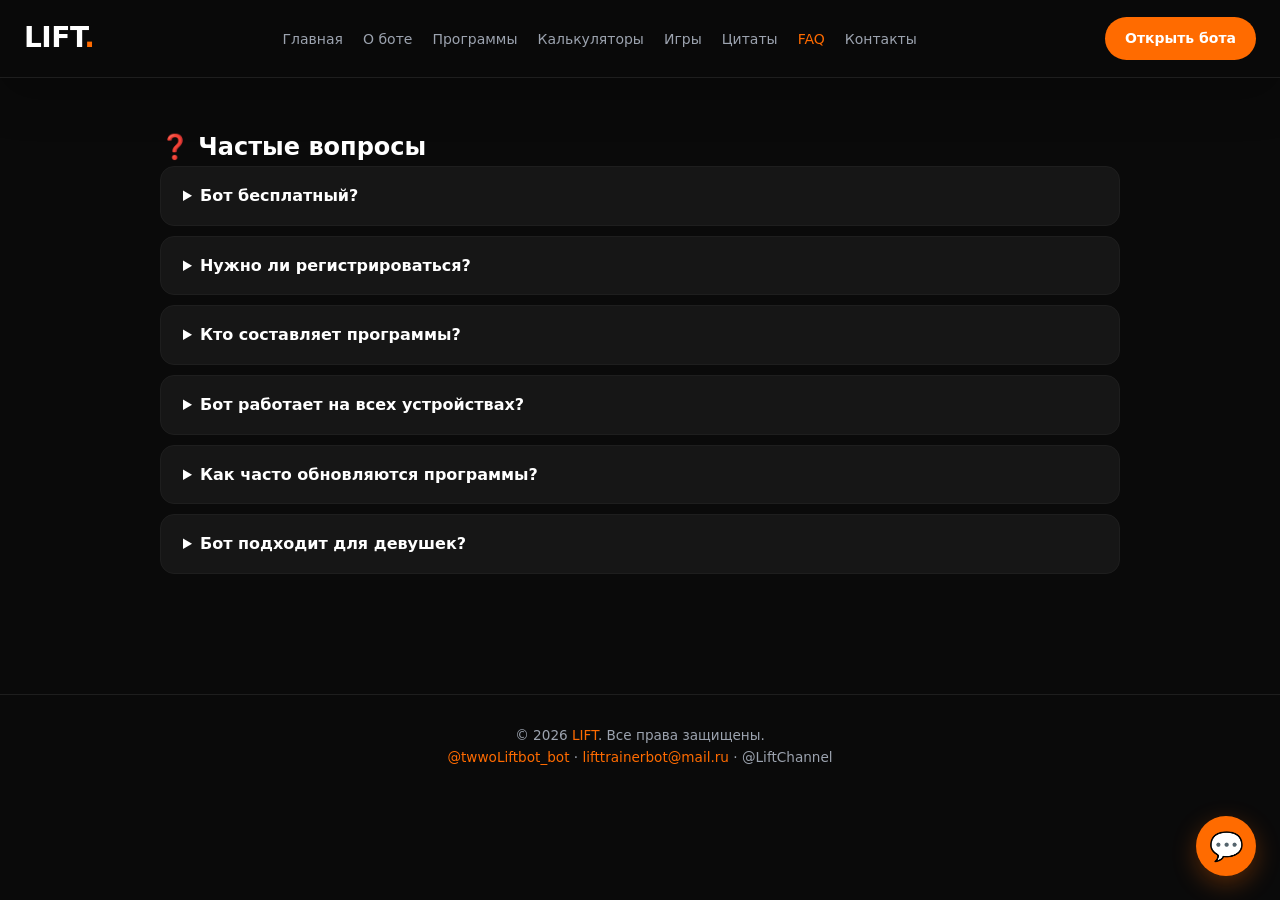
<file: faq.html>
﻿<!DOCTYPE html>
<html lang="ru">
<head>
    <meta charset="UTF-8">
    <meta name="viewport" content="width=device-width, initial-scale=1.0">
    <meta name="description" content="Ответы на частые вопросы о Telegram-боте LIFT: стоимость, регистрация, программы, устройства и обновления.">
    <meta name="theme-color" content="#0a0a0a">
    <meta property="og:title" content="FAQ LIFT - частые вопросы">
    <meta property="og:description" content="Ответы на частые вопросы о Telegram-боте LIFT: стоимость, регистрация, программы, устройства и обновления.">
    <meta property="og:type" content="website">
    <meta property="og:image" content="assets/images/hero-athlete.jpg">
    <title>FAQ LIFT - частые вопросы</title>
    <link rel="icon" href="assets/images/favicon.svg" type="image/svg+xml">
    <link rel="stylesheet" href="assets/css/style.css?v=5">
    <script defer src="assets/js/main.js?v=3"></script>
</head>
<body data-page="faq">
<div class="preloader" id="preloader" aria-hidden="true">
        <div class="preloader-box">
            <div class="preloader-logo">LIFT<span>.</span></div>
            <div class="preloader-bar"><span></span></div>
        </div>
    </div>
    <nav class="navbar ios-navbar">
        <a href="index.html" class="logo">LIFT<span>.</span></a>
        <button class="nav-toggle" type="button" aria-label="Открыть меню" aria-expanded="false"><span></span><span></span><span></span></button>
        <ul class="nav-links">
<li><a href="index.html" data-page="home">Главная</a></li>
<li><a href="about.html" data-page="about">О боте</a></li>
<li><a href="programs.html" data-page="programs">Программы</a></li>
<li><a href="calculators.html" data-page="calculators">Калькуляторы</a></li>
<li><a href="games.html" data-page="games">Игры</a></li>
<li><a href="quotes.html" data-page="quotes">Цитаты</a></li>
<li><a href="faq.html" data-page="faq">FAQ</a></li>
<li><a href="contacts.html" data-page="contacts">Контакты</a></li>
        </ul>
        <a href="https://t.me/twwoLiftbot_bot" target="_blank" rel="noopener" class="btn ios-button">Открыть бота</a>
    </nav>
    <main class="container">
<section><h1>❓ Частые <span>вопросы</span></h1><details><summary>Бот бесплатный?</summary><p>Да, полностью. Никаких скрытых платежей и подписок.</p></details><details><summary>Нужно ли регистрироваться?</summary><p>Нет. Достаточно иметь Telegram и нажать «Старт».</p></details><details><summary>Кто составляет программы?</summary><p>Программы основаны на проверенных методиках силового тренинга (циклы Шейко, 5/3/1 Вендлера и др.).</p></details><details><summary>Бот работает на всех устройствах?</summary><p>Да, везде где есть Telegram.</p></details><details><summary>Как часто обновляются программы?</summary><p>Бот постоянно пополняется новыми материалами.</p></details><details><summary>Бот подходит для девушек?</summary><p>Да. Есть отдельное направление «Тренировки для женщин».</p></details></section>
    </main>
    <footer>
        <p>© 2026 <a href="index.html">LIFT</a>. Все права защищены.</p>
        <p><a href="https://t.me/twwoLiftbot_bot" target="_blank" rel="noopener">@twwoLiftbot_bot</a> · <a href="https://e.mail.ru/compose/?to=lifttrainerbot%40mail.ru&subject=Сообщение%20с%20сайта%20LIFT" target="_blank" rel="noopener">lifttrainerbot@mail.ru</a> · <span class="footer-muted">@LiftChannel</span></p>
    </footer>

    <button class="chat-widget-btn ios-button" id="chatBtn" onclick="toggleChat()">💬</button>
    <div class="chat-window glass-card" id="chatWindow">
        <div class="chat-header"><h3>LIFT<span>.</span> — мини-бот</h3><button class="chat-close" onclick="toggleChat()">✕</button></div>
        <div class="chat-messages" id="chatMessages"><div class="message bot">Привет! Я LIFT мини-бот. Могу подсказать по программам, технике, питанию, разминке и рекомендациям 👇</div></div>
                <div class="chat-buttons">
            <button class="chat-chip" onclick="sendQuickReply('Программы')">Программы</button>
            <button class="chat-chip" onclick="sendQuickReply('Жим')">Жим</button>
            <button class="chat-chip" onclick="sendQuickReply('Питание')">Питание</button>
            <button class="chat-chip" onclick="sendQuickReply('Разминка')">Разминка</button>
            <button class="chat-chip" onclick="sendQuickReply('О боте')">О боте</button>
        </div>        <div class="chat-input-area">
            <input type="text" class="chat-input" id="chatInput" placeholder="Напиши сообщение..." onkeypress="if(event.key==='Enter')sendMessage()">
            <button class="chat-send" onclick="sendMessage()">➤</button>
        </div>
    </div>
</body>
</html>
</file>
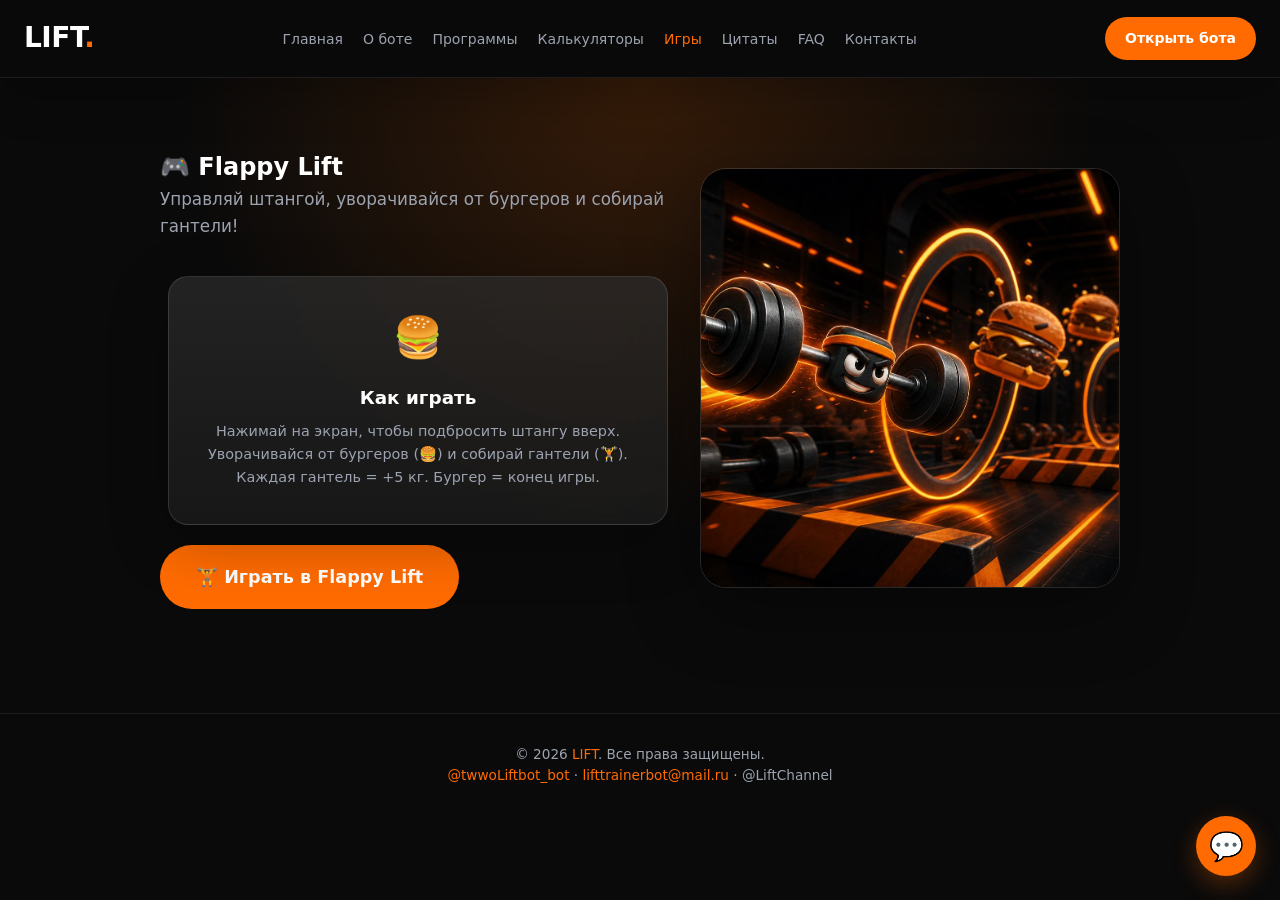
<file: games.html>
﻿<!DOCTYPE html>
<html lang="ru">
<head>
    <meta charset="UTF-8">
    <meta name="viewport" content="width=device-width, initial-scale=1.0">
    <meta name="description" content="Мини-игра Flappy Lift: управляй штангой, собирай гантели и уворачивайся от бургеров.">
    <meta name="theme-color" content="#0a0a0a">
    <meta property="og:title" content="Flappy Lift - игра LIFT">
    <meta property="og:description" content="Мини-игра Flappy Lift: управляй штангой, собирай гантели и уворачивайся от бургеров.">
    <meta property="og:type" content="website">
    <meta property="og:image" content="assets/images/hero-athlete.jpg">
    <title>Flappy Lift - игра LIFT</title>
    <link rel="icon" href="assets/images/favicon.svg" type="image/svg+xml">
    <link rel="stylesheet" href="assets/css/style.css?v=5">
    <script defer src="assets/js/main.js?v=3"></script>
</head>
<body data-page="games">
<div class="preloader" id="preloader" aria-hidden="true">
        <div class="preloader-box">
            <div class="preloader-logo">LIFT<span>.</span></div>
            <div class="preloader-bar"><span></span></div>
        </div>
    </div>
    <nav class="navbar ios-navbar">
        <a href="index.html" class="logo">LIFT<span>.</span></a>
        <button class="nav-toggle" type="button" aria-label="Открыть меню" aria-expanded="false"><span></span><span></span><span></span></button>
        <ul class="nav-links">
<li><a href="index.html" data-page="home">Главная</a></li>
<li><a href="about.html" data-page="about">О боте</a></li>
<li><a href="programs.html" data-page="programs">Программы</a></li>
<li><a href="calculators.html" data-page="calculators">Калькуляторы</a></li>
<li><a href="games.html" data-page="games">Игры</a></li>
<li><a href="quotes.html" data-page="quotes">Цитаты</a></li>
<li><a href="faq.html" data-page="faq">FAQ</a></li>
<li><a href="contacts.html" data-page="contacts">Контакты</a></li>
        </ul>
        <a href="https://t.me/twwoLiftbot_bot" target="_blank" rel="noopener" class="btn ios-button">Открыть бота</a>
    </nav>
    <main class="container">
<section class="page-hero media-hero">
                <div class="media-hero-copy">
                    <h1>🎮 <span>Flappy Lift</span></h1>
                    <p class="subtitle">Управляй штангой, уворачивайся от бургеров и собирай гантели!</p>
                    <div class="card game-info"><div class="card-icon">🍔</div><h3>Как играть</h3><p>Нажимай на экран, чтобы подбросить штангу вверх. Уворачивайся от бургеров (🍔) и собирай гантели (🏋️). Каждая гантель = +5 кг. Бургер = конец игры.</p></div>
                    <a href="https://agent-69f5c8a888365f07bd76dc64--deft-faun-8c9eca.netlify.app/" target="_blank" rel="noopener" class="btn btn-large">🏋️ Играть в Flappy Lift</a>
                </div>
                <img class="section-photo floating-card" src="assets/images/game-preview.jpg" alt="Flappy Lift">
            </section>
    </main>
    <footer>
        <p>© 2026 <a href="index.html">LIFT</a>. Все права защищены.</p>
        <p><a href="https://t.me/twwoLiftbot_bot" target="_blank" rel="noopener">@twwoLiftbot_bot</a> · <a href="https://e.mail.ru/compose/?to=lifttrainerbot%40mail.ru&subject=Сообщение%20с%20сайта%20LIFT" target="_blank" rel="noopener">lifttrainerbot@mail.ru</a> · <span class="footer-muted">@LiftChannel</span></p>
    </footer>

    <button class="chat-widget-btn ios-button" id="chatBtn" onclick="toggleChat()">💬</button>
    <div class="chat-window glass-card" id="chatWindow">
        <div class="chat-header"><h3>LIFT<span>.</span> — мини-бот</h3><button class="chat-close" onclick="toggleChat()">✕</button></div>
        <div class="chat-messages" id="chatMessages"><div class="message bot">Привет! Я LIFT мини-бот. Могу подсказать по программам, технике, питанию, разминке и рекомендациям 👇</div></div>
                <div class="chat-buttons">
            <button class="chat-chip" onclick="sendQuickReply('Программы')">Программы</button>
            <button class="chat-chip" onclick="sendQuickReply('Жим')">Жим</button>
            <button class="chat-chip" onclick="sendQuickReply('Питание')">Питание</button>
            <button class="chat-chip" onclick="sendQuickReply('Разминка')">Разминка</button>
            <button class="chat-chip" onclick="sendQuickReply('О боте')">О боте</button>
        </div>        <div class="chat-input-area">
            <input type="text" class="chat-input" id="chatInput" placeholder="Напиши сообщение..." onkeypress="if(event.key==='Enter')sendMessage()">
            <button class="chat-send" onclick="sendMessage()">➤</button>
        </div>
    </div>
</body>
</html>
</file>
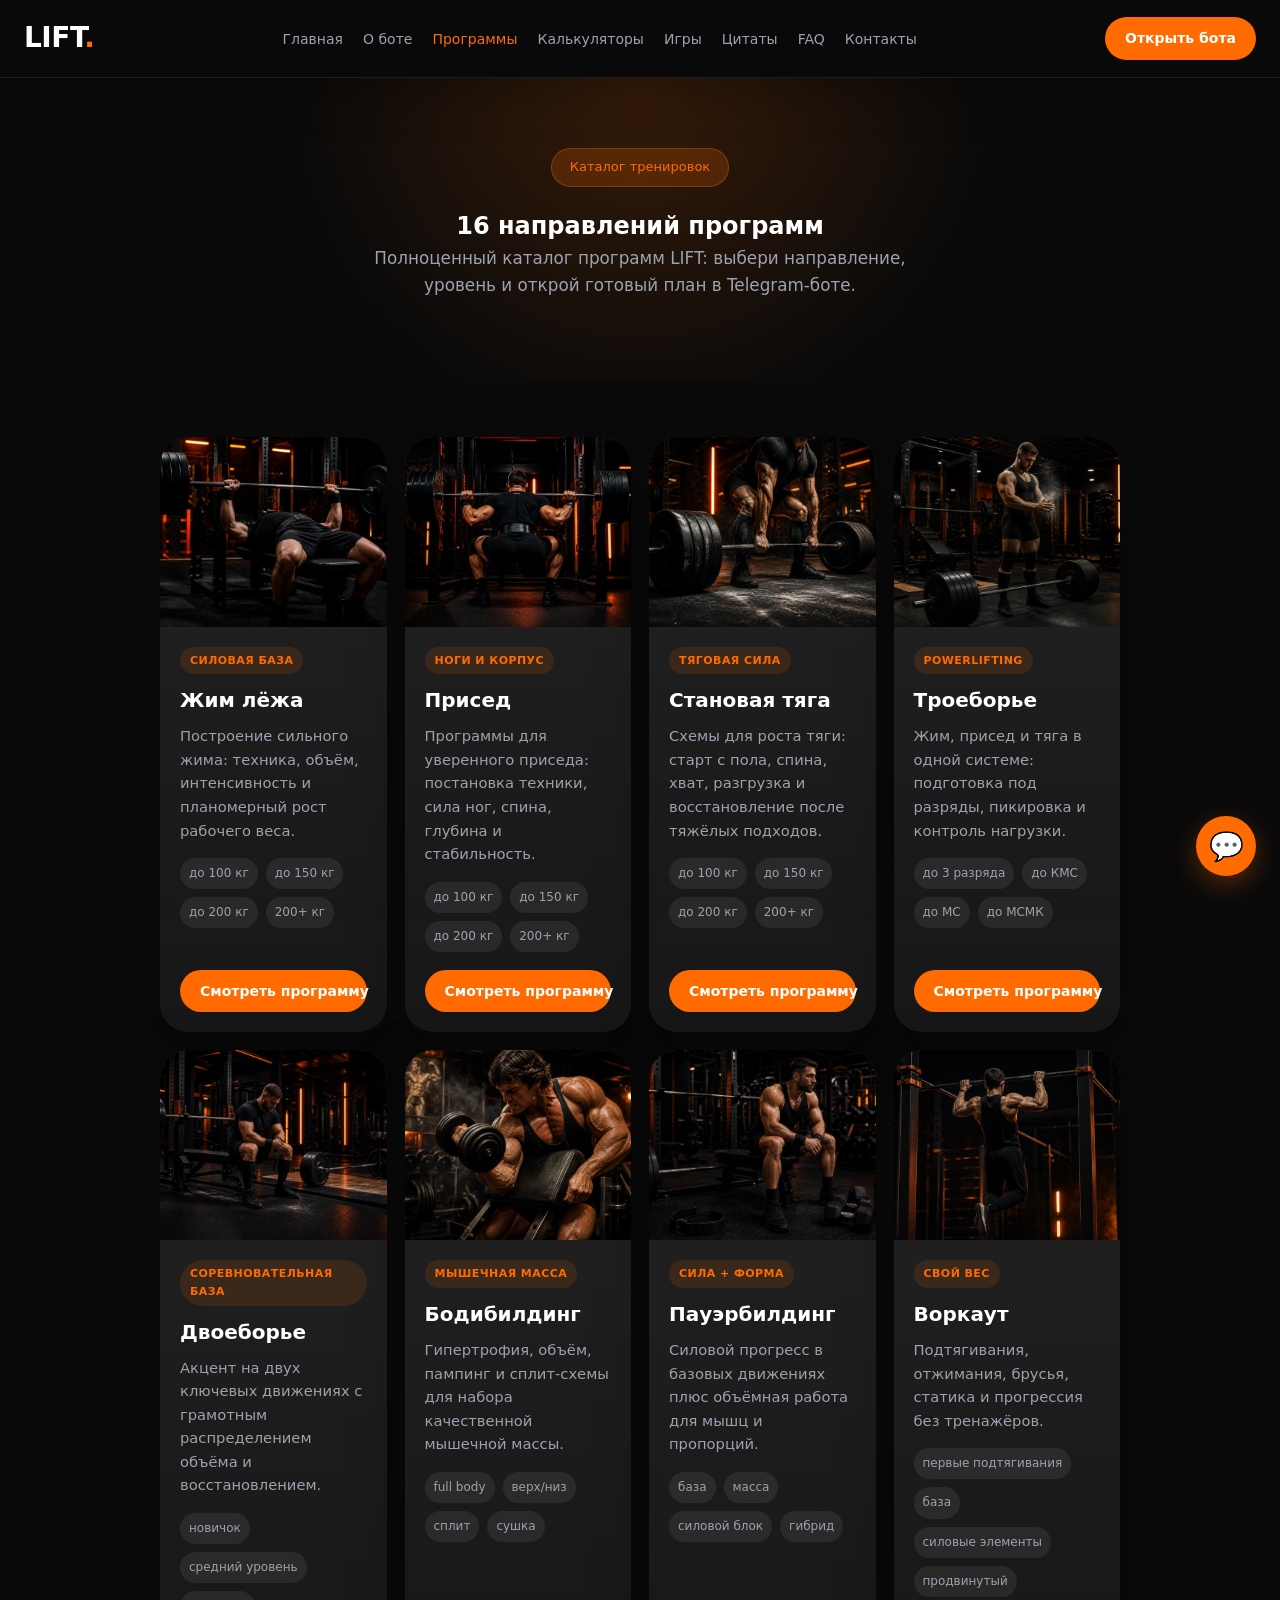
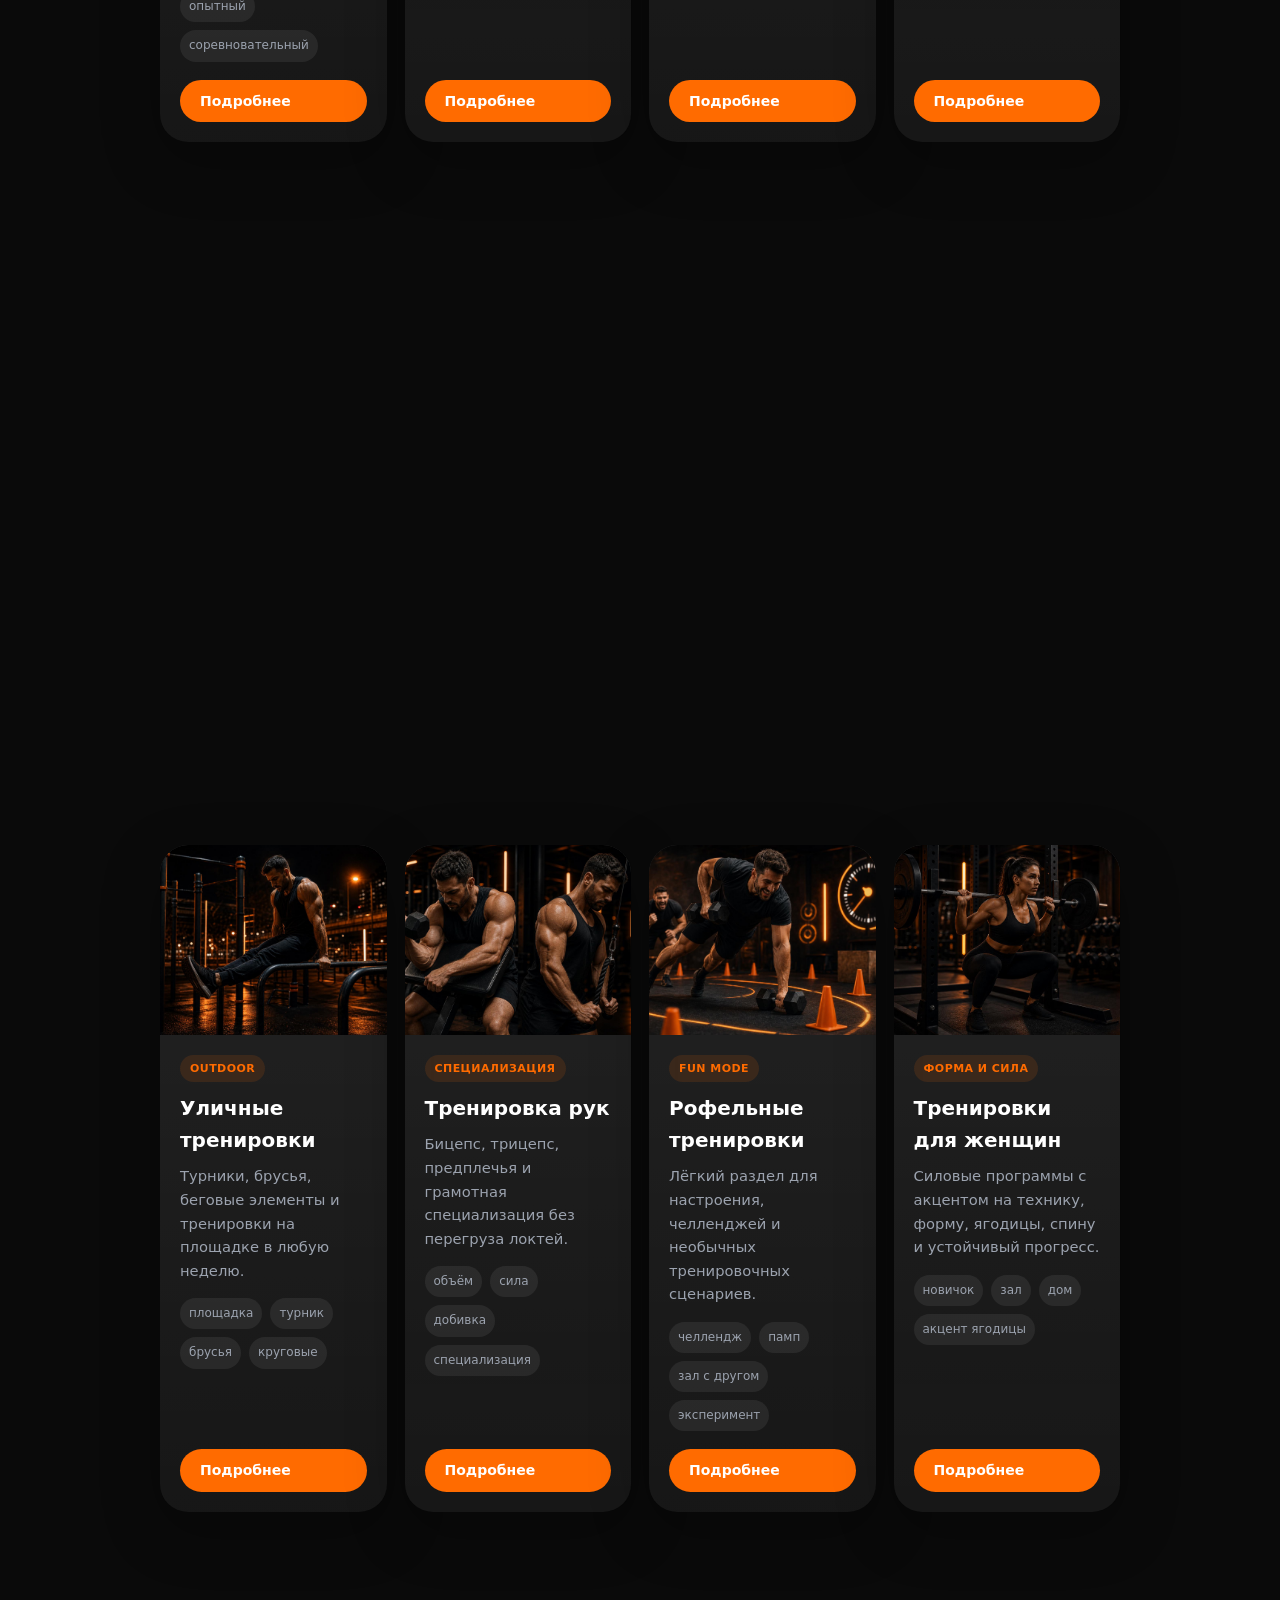
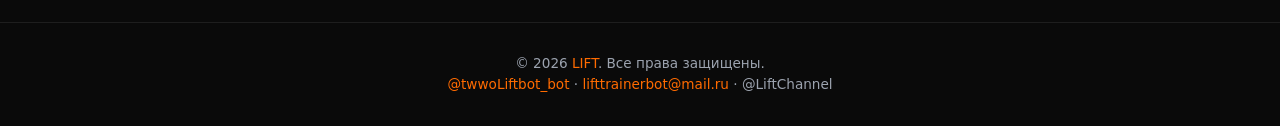
<file: programs.html>
﻿<!DOCTYPE html>
<html lang="ru">
<head>
    <meta charset="UTF-8">
    <meta name="viewport" content="width=device-width, initial-scale=1.0">
    <meta name="description" content="16 направлений тренировок в Telegram-боте LIFT: жим, присед, становая, бодибилдинг, воркаут и другие.">
    <meta name="theme-color" content="#0a0a0a">
    <meta property="og:title" content="Программы тренировок LIFT">
    <meta property="og:description" content="16 направлений тренировок в Telegram-боте LIFT: жим, присед, становая, бодибилдинг, воркаут и другие.">
    <meta property="og:type" content="website">
    <meta property="og:image" content="assets/images/hero-athlete.jpg">
    <title>Программы тренировок LIFT</title>
    <link rel="icon" href="assets/images/favicon.svg" type="image/svg+xml">
    <link rel="stylesheet" href="assets/css/style.css?v=5">
    <script defer src="assets/js/main.js?v=3"></script>
</head>
<body data-page="programs">
<div class="preloader" id="preloader" aria-hidden="true">
        <div class="preloader-box">
            <div class="preloader-logo">LIFT<span>.</span></div>
            <div class="preloader-bar"><span></span></div>
        </div>
    </div>
    <nav class="navbar ios-navbar">
        <a href="index.html" class="logo">LIFT<span>.</span></a>
        <button class="nav-toggle" type="button" aria-label="Открыть меню" aria-expanded="false"><span></span><span></span><span></span></button>
        <ul class="nav-links">
<li><a href="index.html" data-page="home">Главная</a></li>
<li><a href="about.html" data-page="about">О боте</a></li>
<li><a href="programs.html" data-page="programs">Программы</a></li>
<li><a href="calculators.html" data-page="calculators">Калькуляторы</a></li>
<li><a href="games.html" data-page="games">Игры</a></li>
<li><a href="quotes.html" data-page="quotes">Цитаты</a></li>
<li><a href="faq.html" data-page="faq">FAQ</a></li>
<li><a href="contacts.html" data-page="contacts">Контакты</a></li>
        </ul>
        <a href="https://t.me/twwoLiftbot_bot" target="_blank" rel="noopener" class="btn ios-button">Открыть бота</a>
    </nav>
    <main class="container">
<section class="page-hero programs-hero">
                <div class="hero-badge">Каталог тренировок</div>
                <h1>16 направлений <span>программ</span></h1>
                <p class="subtitle">Полноценный каталог программ LIFT: выбери направление, уровень и открой готовый план в Telegram-боте.</p>
            </section>

            <section>
                <div class="program-catalog">
                    <article class="program-card-premium glass-card">
                        <img src="assets/images/bench-program.jpg" alt="Программа жима лёжа">
                        <div class="program-card-body">
                            <span class="program-label">Силовая база</span>
                            <h3>Жим лёжа</h3>
                            <p>Построение сильного жима: техника, объём, интенсивность и планомерный рост рабочего веса.</p>
                            <ul><li>до 100 кг</li><li>до 150 кг</li><li>до 200 кг</li><li>200+ кг</li></ul>
                            <a href="https://t.me/twwoLiftbot_bot" target="_blank" rel="noopener" class="btn">Смотреть программу</a>
                        </div>
                    </article>
                    <article class="program-card-premium glass-card">
                        <img src="assets/images/squat-program.jpg" alt="Программа приседа">
                        <div class="program-card-body">
                            <span class="program-label">Ноги и корпус</span>
                            <h3>Присед</h3>
                            <p>Программы для уверенного приседа: постановка техники, сила ног, спина, глубина и стабильность.</p>
                            <ul><li>до 100 кг</li><li>до 150 кг</li><li>до 200 кг</li><li>200+ кг</li></ul>
                            <a href="https://t.me/twwoLiftbot_bot" target="_blank" rel="noopener" class="btn">Смотреть программу</a>
                        </div>
                    </article>
                    <article class="program-card-premium glass-card">
                        <img src="assets/images/deadlift-program.jpg" alt="Программа становой тяги">
                        <div class="program-card-body">
                            <span class="program-label">Тяговая сила</span>
                            <h3>Становая тяга</h3>
                            <p>Схемы для роста тяги: старт с пола, спина, хват, разгрузка и восстановление после тяжёлых подходов.</p>
                            <ul><li>до 100 кг</li><li>до 150 кг</li><li>до 200 кг</li><li>200+ кг</li></ul>
                            <a href="https://t.me/twwoLiftbot_bot" target="_blank" rel="noopener" class="btn">Смотреть программу</a>
                        </div>
                    </article>
                    <article class="program-card-premium glass-card">
                        <img src="assets/images/powerlifting-program.jpg" alt="Программа троеборья">
                        <div class="program-card-body">
                            <span class="program-label">Powerlifting</span>
                            <h3>Троеборье</h3>
                            <p>Жим, присед и тяга в одной системе: подготовка под разряды, пикировка и контроль нагрузки.</p>
                            <ul><li>до 3 разряда</li><li>до КМС</li><li>до МС</li><li>до МСМК</li></ul>
                            <a href="https://t.me/twwoLiftbot_bot" target="_blank" rel="noopener" class="btn">Смотреть программу</a>
                        </div>
                    </article>
                    <article class="program-card-premium glass-card">
                        <img src="assets/images/dvoeborie-program.jpg" alt="Программа двоеборья">
                        <div class="program-card-body">
                            <span class="program-label">Соревновательная база</span>
                            <h3>Двоеборье</h3>
                            <p>Акцент на двух ключевых движениях с грамотным распределением объёма и восстановлением.</p>
                            <ul><li>новичок</li><li>средний уровень</li><li>опытный</li><li>соревновательный</li></ul>
                            <a href="https://t.me/twwoLiftbot_bot" target="_blank" rel="noopener" class="btn">Подробнее</a>
                        </div>
                    </article>
                    <article class="program-card-premium glass-card">
                        <img src="assets/images/bodybuilding-program.jpg" alt="Программа бодибилдинга">
                        <div class="program-card-body">
                            <span class="program-label">Мышечная масса</span>
                            <h3>Бодибилдинг</h3>
                            <p>Гипертрофия, объём, пампинг и сплит-схемы для набора качественной мышечной массы.</p>
                            <ul><li>full body</li><li>верх/низ</li><li>сплит</li><li>сушка</li></ul>
                            <a href="https://t.me/twwoLiftbot_bot" target="_blank" rel="noopener" class="btn">Подробнее</a>
                        </div>
                    </article>
                    <article class="program-card-premium glass-card">
                        <img src="assets/images/powerbuilding-program.jpg" alt="Программа пауэрбилдинга">
                        <div class="program-card-body">
                            <span class="program-label">Сила + форма</span>
                            <h3>Пауэрбилдинг</h3>
                            <p>Силовой прогресс в базовых движениях плюс объёмная работа для мышц и пропорций.</p>
                            <ul><li>база</li><li>масса</li><li>силовой блок</li><li>гибрид</li></ul>
                            <a href="https://t.me/twwoLiftbot_bot" target="_blank" rel="noopener" class="btn">Подробнее</a>
                        </div>
                    </article>
                    <article class="program-card-premium glass-card">
                        <img src="assets/images/workout-program.jpg" alt="Программа воркаута">
                        <div class="program-card-body">
                            <span class="program-label">Свой вес</span>
                            <h3>Воркаут</h3>
                            <p>Подтягивания, отжимания, брусья, статика и прогрессия без тренажёров.</p>
                            <ul><li>первые подтягивания</li><li>база</li><li>силовые элементы</li><li>продвинутый</li></ul>
                            <a href="https://t.me/twwoLiftbot_bot" target="_blank" rel="noopener" class="btn">Подробнее</a>
                        </div>
                    </article>
                    <article class="program-card-premium glass-card">
                        <img src="assets/images/home-program.jpg" alt="Домашние тренировки">
                        <div class="program-card-body">
                            <span class="program-label">Без зала</span>
                            <h3>Домашние тренировки</h3>
                            <p>План для дома: минимум оборудования, понятные прогрессии и регулярность без отговорок.</p>
                            <ul><li>без инвентаря</li><li>гантели</li><li>резинки</li><li>full body</li></ul>
                            <a href="https://t.me/twwoLiftbot_bot" target="_blank" rel="noopener" class="btn">Подробнее</a>
                        </div>
                    </article>
                    <article class="program-card-premium glass-card">
                        <img src="assets/images/armwrestling-program.jpg" alt="Армрестлинг">
                        <div class="program-card-body">
                            <span class="program-label">Сила рук</span>
                            <h3>Армрестлинг</h3>
                            <p>Кисть, предплечья, связки, тяговая сила и специальная подготовка под стол.</p>
                            <ul><li>база</li><li>кисть</li><li>предплечье</li><li>спецподготовка</li></ul>
                            <a href="https://t.me/twwoLiftbot_bot" target="_blank" rel="noopener" class="btn">Подробнее</a>
                        </div>
                    </article>
                    <article class="program-card-premium glass-card">
                        <img src="assets/images/calisthenics-program.jpg" alt="Калистеника">
                        <div class="program-card-body">
                            <span class="program-label">Контроль тела</span>
                            <h3>Калистеника</h3>
                            <p>Сила, мобильность и управление телом: от базы до сложных элементов.</p>
                            <ul><li>новичок</li><li>база</li><li>статика</li><li>элементы</li></ul>
                            <a href="https://t.me/twwoLiftbot_bot" target="_blank" rel="noopener" class="btn">Подробнее</a>
                        </div>
                    </article>
                    <article class="program-card-premium glass-card">
                        <img src="assets/images/kettlebell-program.jpg" alt="Гиревой спорт">
                        <div class="program-card-body">
                            <span class="program-label">Выносливость</span>
                            <h3>Гиревой спорт</h3>
                            <p>Рывок, толчок, длинный цикл, техника дыхания и силовая выносливость.</p>
                            <ul><li>16 кг</li><li>24 кг</li><li>32 кг</li><li>соревнования</li></ul>
                            <a href="https://t.me/twwoLiftbot_bot" target="_blank" rel="noopener" class="btn">Подробнее</a>
                        </div>
                    </article>
                    <article class="program-card-premium glass-card">
                        <img src="assets/images/street-program.jpg" alt="Уличные тренировки">
                        <div class="program-card-body">
                            <span class="program-label">Outdoor</span>
                            <h3>Уличные тренировки</h3>
                            <p>Турники, брусья, беговые элементы и тренировки на площадке в любую неделю.</p>
                            <ul><li>площадка</li><li>турник</li><li>брусья</li><li>круговые</li></ul>
                            <a href="https://t.me/twwoLiftbot_bot" target="_blank" rel="noopener" class="btn">Подробнее</a>
                        </div>
                    </article>
                    <article class="program-card-premium glass-card">
                        <img src="assets/images/arms-program.jpg" alt="Тренировка рук">
                        <div class="program-card-body">
                            <span class="program-label">Специализация</span>
                            <h3>Тренировка рук</h3>
                            <p>Бицепс, трицепс, предплечья и грамотная специализация без перегруза локтей.</p>
                            <ul><li>объём</li><li>сила</li><li>добивка</li><li>специализация</li></ul>
                            <a href="https://t.me/twwoLiftbot_bot" target="_blank" rel="noopener" class="btn">Подробнее</a>
                        </div>
                    </article>
                    <article class="program-card-premium glass-card">
                        <img src="assets/images/fun-program.jpg" alt="Рофельные тренировки">
                        <div class="program-card-body">
                            <span class="program-label">Fun mode</span>
                            <h3>Рофельные тренировки</h3>
                            <p>Лёгкий раздел для настроения, челленджей и необычных тренировочных сценариев.</p>
                            <ul><li>челлендж</li><li>памп</li><li>зал с другом</li><li>эксперимент</li></ul>
                            <a href="https://t.me/twwoLiftbot_bot" target="_blank" rel="noopener" class="btn">Подробнее</a>
                        </div>
                    </article>
                    <article class="program-card-premium glass-card">
                        <img src="assets/images/women-program.jpg" alt="Тренировки для женщин">
                        <div class="program-card-body">
                            <span class="program-label">Форма и сила</span>
                            <h3>Тренировки для женщин</h3>
                            <p>Силовые программы с акцентом на технику, форму, ягодицы, спину и устойчивый прогресс.</p>
                            <ul><li>новичок</li><li>зал</li><li>дом</li><li>акцент ягодицы</li></ul>
                            <a href="https://t.me/twwoLiftbot_bot" target="_blank" rel="noopener" class="btn">Подробнее</a>
                        </div>
                    </article>
                </div>
            </section>
    </main>
    <footer>
        <p>© 2026 <a href="index.html">LIFT</a>. Все права защищены.</p>
        <p><a href="https://t.me/twwoLiftbot_bot" target="_blank" rel="noopener">@twwoLiftbot_bot</a> · <a href="https://e.mail.ru/compose/?to=lifttrainerbot%40mail.ru&subject=Сообщение%20с%20сайта%20LIFT" target="_blank" rel="noopener">lifttrainerbot@mail.ru</a> · <span class="footer-muted">@LiftChannel</span></p>
    </footer>

    <button class="chat-widget-btn ios-button" id="chatBtn" onclick="toggleChat()">💬</button>
    <div class="chat-window glass-card" id="chatWindow">
        <div class="chat-header"><h3>LIFT<span>.</span> — мини-бот</h3><button class="chat-close" onclick="toggleChat()">✕</button></div>
        <div class="chat-messages" id="chatMessages"><div class="message bot">Привет! Я LIFT мини-бот. Могу подсказать по программам, технике, питанию, разминке и рекомендациям 👇</div></div>
                <div class="chat-buttons">
            <button class="chat-chip" onclick="sendQuickReply('Программы')">Программы</button>
            <button class="chat-chip" onclick="sendQuickReply('Жим')">Жим</button>
            <button class="chat-chip" onclick="sendQuickReply('Питание')">Питание</button>
            <button class="chat-chip" onclick="sendQuickReply('Разминка')">Разминка</button>
            <button class="chat-chip" onclick="sendQuickReply('О боте')">О боте</button>
        </div>        <div class="chat-input-area">
            <input type="text" class="chat-input" id="chatInput" placeholder="Напиши сообщение..." onkeypress="if(event.key==='Enter')sendMessage()">
            <button class="chat-send" onclick="sendMessage()">➤</button>
        </div>
    </div>
</body>
</html>
</file>
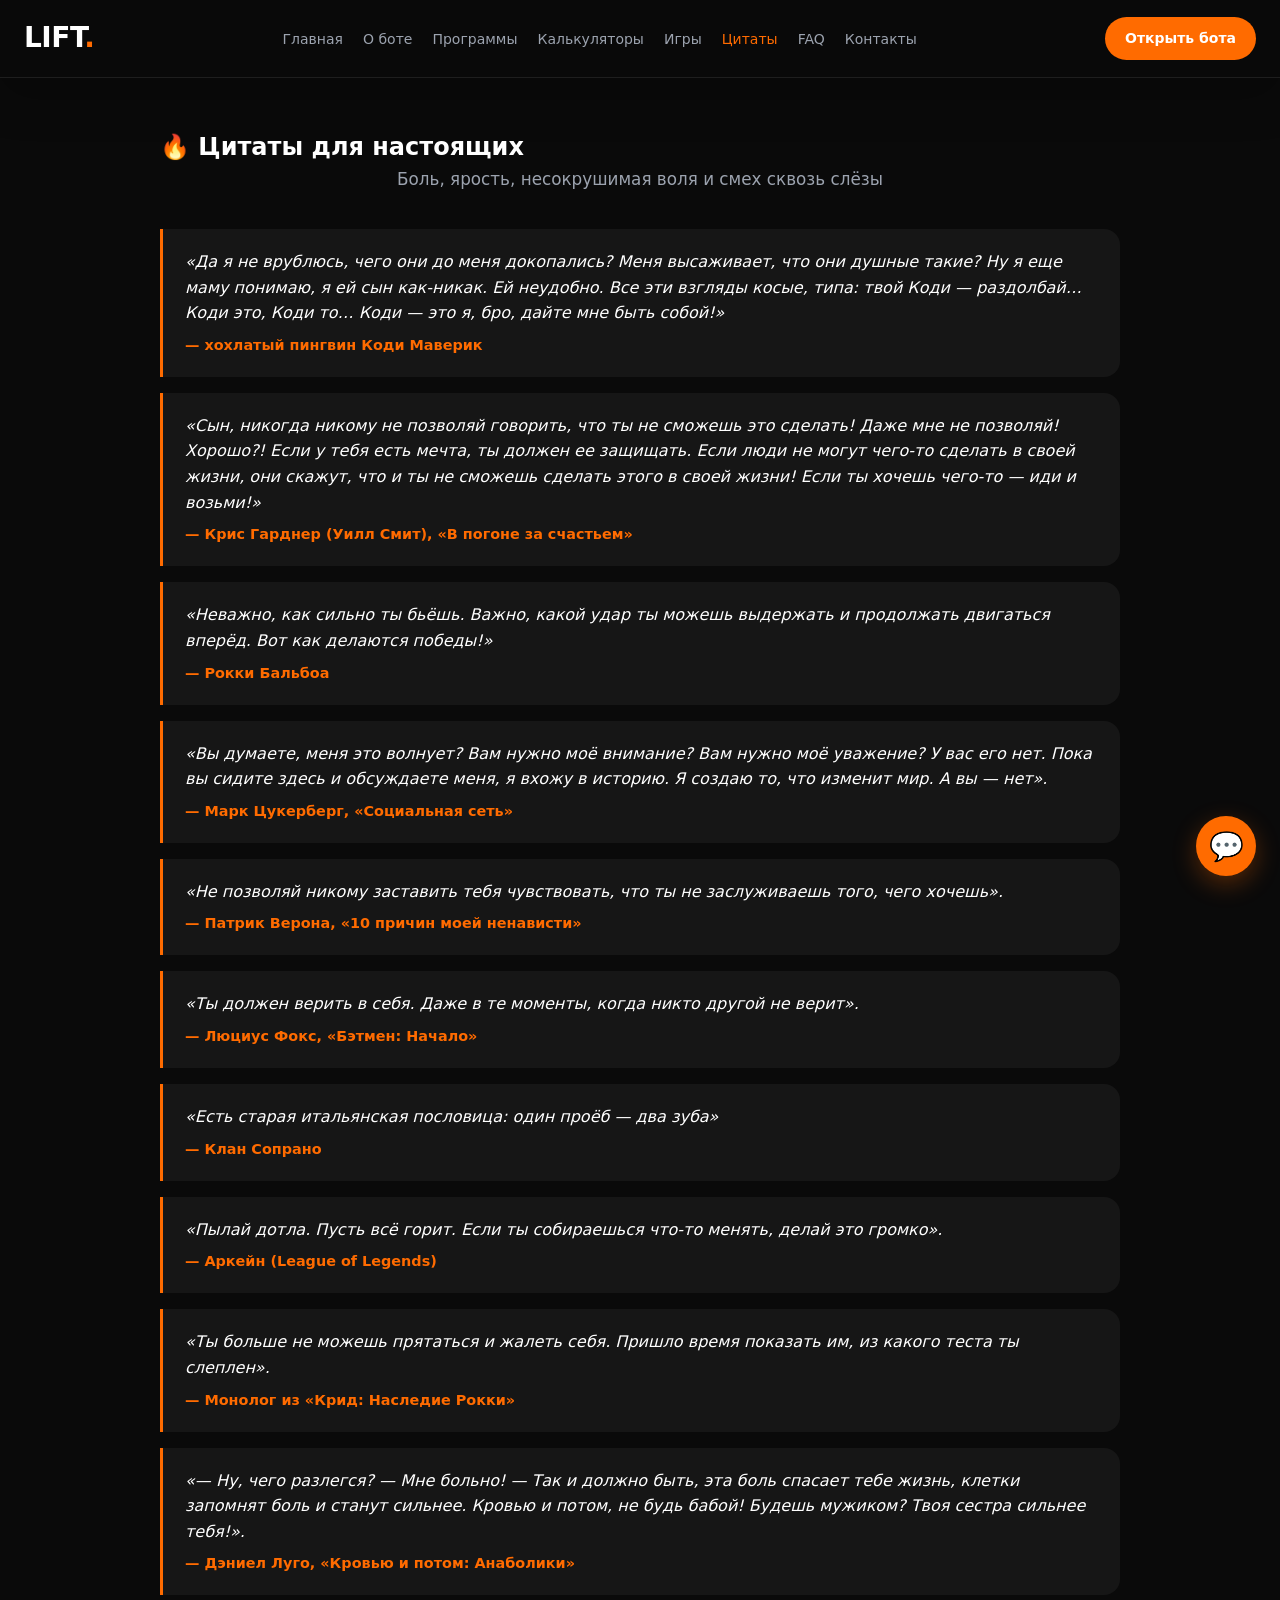
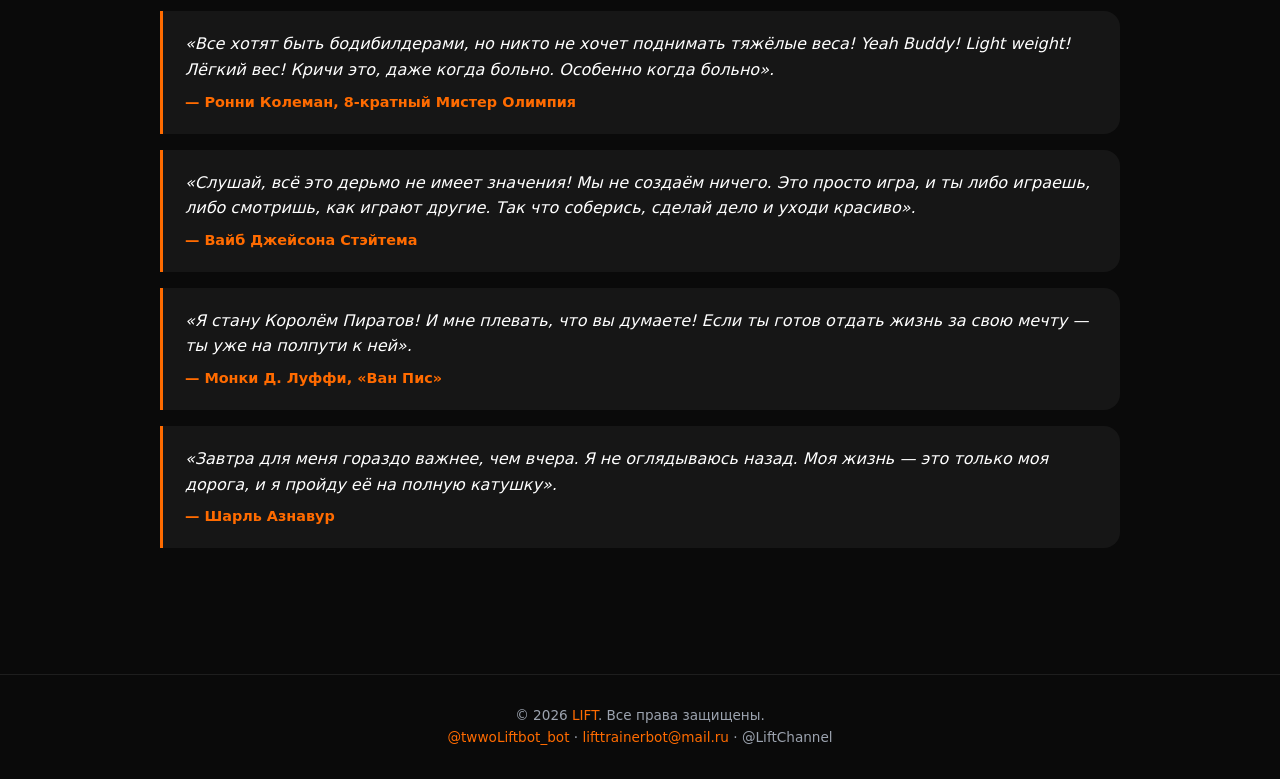
<file: quotes.html>
﻿<!DOCTYPE html>
<html lang="ru">
<head>
    <meta charset="UTF-8">
    <meta name="viewport" content="width=device-width, initial-scale=1.0">
    <meta name="description" content="Мотивационные цитаты LIFT для тренировок, дисциплины и силового прогресса.">
    <meta name="theme-color" content="#0a0a0a">
    <meta property="og:title" content="Цитаты LIFT - мотивация для тренировок">
    <meta property="og:description" content="Мотивационные цитаты LIFT для тренировок, дисциплины и силового прогресса.">
    <meta property="og:type" content="website">
    <meta property="og:image" content="assets/images/hero-athlete.jpg">
    <title>Цитаты LIFT - мотивация для тренировок</title>
    <link rel="icon" href="assets/images/favicon.svg" type="image/svg+xml">
    <link rel="stylesheet" href="assets/css/style.css?v=5">
    <script defer src="assets/js/main.js?v=3"></script>
</head>
<body data-page="quotes">
<div class="preloader" id="preloader" aria-hidden="true">
        <div class="preloader-box">
            <div class="preloader-logo">LIFT<span>.</span></div>
            <div class="preloader-bar"><span></span></div>
        </div>
    </div>
    <nav class="navbar ios-navbar">
        <a href="index.html" class="logo">LIFT<span>.</span></a>
        <button class="nav-toggle" type="button" aria-label="Открыть меню" aria-expanded="false"><span></span><span></span><span></span></button>
        <ul class="nav-links">
<li><a href="index.html" data-page="home">Главная</a></li>
<li><a href="about.html" data-page="about">О боте</a></li>
<li><a href="programs.html" data-page="programs">Программы</a></li>
<li><a href="calculators.html" data-page="calculators">Калькуляторы</a></li>
<li><a href="games.html" data-page="games">Игры</a></li>
<li><a href="quotes.html" data-page="quotes">Цитаты</a></li>
<li><a href="faq.html" data-page="faq">FAQ</a></li>
<li><a href="contacts.html" data-page="contacts">Контакты</a></li>
        </ul>
        <a href="https://t.me/twwoLiftbot_bot" target="_blank" rel="noopener" class="btn ios-button">Открыть бота</a>
    </nav>
    <main class="container">
<section><h1>🔥 <span>Цитаты</span> для настоящих</h1><p class="subtitle">Боль, ярость, несокрушимая воля и смех сквозь слёзы</p><div class="quote-card"><p class="quote-text">«Да я не врублюсь, чего они до меня докопались? Меня высаживает, что они душные такие? Ну я еще маму понимаю, я ей сын как-никак. Ей неудобно. Все эти взгляды косые, типа: твой Коди — раздолбай… Коди это, Коди то… Коди — это я, бро, дайте мне быть собой!»</p><p class="quote-author">— хохлатый пингвин Коди Маверик</p></div><div class="quote-card"><p class="quote-text">«Сын, никогда никому не позволяй говорить, что ты не сможешь это сделать! Даже мне не позволяй! Хорошо?! Если у тебя есть мечта, ты должен ее защищать. Если люди не могут чего-то сделать в своей жизни, они скажут, что и ты не сможешь сделать этого в своей жизни! Если ты хочешь чего-то — иди и возьми!»</p><p class="quote-author">— Крис Гарднер (Уилл Смит), «В погоне за счастьем»</p></div><div class="quote-card"><p class="quote-text">«Неважно, как сильно ты бьёшь. Важно, какой удар ты можешь выдержать и продолжать двигаться вперёд. Вот как делаются победы!»</p><p class="quote-author">— Рокки Бальбоа</p></div><div class="quote-card"><p class="quote-text">«Вы думаете, меня это волнует? Вам нужно моё внимание? Вам нужно моё уважение? У вас его нет. Пока вы сидите здесь и обсуждаете меня, я вхожу в историю. Я создаю то, что изменит мир. А вы — нет».</p><p class="quote-author">— Марк Цукерберг, «Социальная сеть»</p></div><div class="quote-card"><p class="quote-text">«Не позволяй никому заставить тебя чувствовать, что ты не заслуживаешь того, чего хочешь».</p><p class="quote-author">— Патрик Верона, «10 причин моей ненависти»</p></div><div class="quote-card"><p class="quote-text">«Ты должен верить в себя. Даже в те моменты, когда никто другой не верит».</p><p class="quote-author">— Люциус Фокс, «Бэтмен: Начало»</p></div><div class="quote-card"><p class="quote-text">«Есть старая итальянская пословица: один проёб — два зуба»</p><p class="quote-author">— Клан Сопрано</p></div><div class="quote-card"><p class="quote-text">«Пылай дотла. Пусть всё горит. Если ты собираешься что-то менять, делай это громко».</p><p class="quote-author">— Аркейн (League of Legends)</p></div><div class="quote-card"><p class="quote-text">«Ты больше не можешь прятаться и жалеть себя. Пришло время показать им, из какого теста ты слеплен».</p><p class="quote-author">— Монолог из «Крид: Наследие Рокки»</p></div><div class="quote-card"><p class="quote-text">«— Ну, чего разлегся? — Мне больно! — Так и должно быть, эта боль спасает тебе жизнь, клетки запомнят боль и станут сильнее. Кровью и потом, не будь бабой! Будешь мужиком? Твоя сестра сильнее тебя!».</p><p class="quote-author">— Дэниел Луго, «Кровью и потом: Анаболики»</p></div><div class="quote-card"><p class="quote-text">«Все хотят быть бодибилдерами, но никто не хочет поднимать тяжёлые веса! Yeah Buddy! Light weight! Лёгкий вес! Кричи это, даже когда больно. Особенно когда больно».</p><p class="quote-author">— Ронни Колеман, 8-кратный Мистер Олимпия</p></div><div class="quote-card"><p class="quote-text">«Слушай, всё это дерьмо не имеет значения! Мы не создаём ничего. Это просто игра, и ты либо играешь, либо смотришь, как играют другие. Так что соберись, сделай дело и уходи красиво».</p><p class="quote-author">— Вайб Джейсона Стэйтема</p></div><div class="quote-card"><p class="quote-text">«Я стану Королём Пиратов! И мне плевать, что вы думаете! Если ты готов отдать жизнь за свою мечту — ты уже на полпути к ней».</p><p class="quote-author">— Монки Д. Луффи, «Ван Пис»</p></div><div class="quote-card"><p class="quote-text">«Завтра для меня гораздо важнее, чем вчера. Я не оглядываюсь назад. Моя жизнь — это только моя дорога, и я пройду её на полную катушку».</p><p class="quote-author">— Шарль Азнавур</p></div></section>
    </main>
    <footer>
        <p>© 2026 <a href="index.html">LIFT</a>. Все права защищены.</p>
        <p><a href="https://t.me/twwoLiftbot_bot" target="_blank" rel="noopener">@twwoLiftbot_bot</a> · <a href="https://e.mail.ru/compose/?to=lifttrainerbot%40mail.ru&subject=Сообщение%20с%20сайта%20LIFT" target="_blank" rel="noopener">lifttrainerbot@mail.ru</a> · <span class="footer-muted">@LiftChannel</span></p>
    </footer>

    <button class="chat-widget-btn ios-button" id="chatBtn" onclick="toggleChat()">💬</button>
    <div class="chat-window glass-card" id="chatWindow">
        <div class="chat-header"><h3>LIFT<span>.</span> — мини-бот</h3><button class="chat-close" onclick="toggleChat()">✕</button></div>
        <div class="chat-messages" id="chatMessages"><div class="message bot">Привет! Я LIFT мини-бот. Могу подсказать по программам, технике, питанию, разминке и рекомендациям 👇</div></div>
                <div class="chat-buttons">
            <button class="chat-chip" onclick="sendQuickReply('Программы')">Программы</button>
            <button class="chat-chip" onclick="sendQuickReply('Жим')">Жим</button>
            <button class="chat-chip" onclick="sendQuickReply('Питание')">Питание</button>
            <button class="chat-chip" onclick="sendQuickReply('Разминка')">Разминка</button>
            <button class="chat-chip" onclick="sendQuickReply('О боте')">О боте</button>
        </div>        <div class="chat-input-area">
            <input type="text" class="chat-input" id="chatInput" placeholder="Напиши сообщение..." onkeypress="if(event.key==='Enter')sendMessage()">
            <button class="chat-send" onclick="sendMessage()">➤</button>
        </div>
    </div>
</body>
</html>
</file>
<file: assets/css/style.css>
:root {
            --bg: #0a0a0a;
            --surface: #111111;
            --card: #161616;
            --border: #1e1e1e;
            --text: #ffffff;
            --text-secondary: #9ca3af;
            --accent: #ff6b00;
            --accent-hover: #e55d00;
            --green: #22c55e;
            --yellow: #facc15;
            --red: #ef4444;
            --blue: #3b82f6;
        }

        * { margin: 0; padding: 0; box-sizing: border-box; }

        body {
            font-family: system-ui, -apple-system, 'Segoe UI', Roboto, sans-serif;
            background: var(--bg);
            color: var(--text);
            min-height: 100vh;
            line-height: 1.6;
            overflow-x: hidden;
        }

        .navbar, .ios-navbar {
            position: sticky; top: 0; background: rgba(10,10,10,0.9);
            backdrop-filter: blur(20px); -webkit-backdrop-filter: blur(20px);
            border-bottom: 1px solid var(--border); padding: 16px 24px;
            display: flex; justify-content: space-between; align-items: center;
            z-index: 100; flex-wrap: wrap; gap: 12px;
        }
        .logo { font-size: 28px; font-weight: 800; color: var(--text); text-decoration: none; letter-spacing: -0.5px; }
        .logo span { color: var(--accent); }
        .nav-links { display: flex; gap: 20px; flex-wrap: wrap; list-style: none; }
        .nav-links a { color: var(--text-secondary); text-decoration: none; font-size: 14px; font-weight: 500; transition: color 0.2s; white-space: nowrap; }
        .nav-links a:hover, .nav-links a.active { color: var(--accent); }

        .btn, .ios-button { display: inline-flex; align-items: center; gap: 6px; padding: 10px 20px; background: var(--accent); color: #fff; font-weight: 600; font-size: 14px; border-radius: 50px; text-decoration: none; border: none; cursor: pointer; transition: all 0.2s; white-space: nowrap; }
        .btn:hover { background: var(--accent-hover); transform: translateY(-2px); }
        .btn-outline { background: transparent; border: 1px solid var(--accent); color: var(--accent); }
        .btn-outline:hover { background: var(--accent); color: #fff; }
        .btn-large { padding: 18px 36px; font-size: 1.1rem; }

        .container { max-width: 1000px; margin: 0 auto; padding: 0 20px 60px; }
        .page { display: block; animation: fadeIn 0.4s ease; }
        
        @keyframes fadeIn { from { opacity: 0; transform: translateY(12px); } to { opacity: 1; transform: translateY(0); } }

        .hero { padding: 60px 0 40px; text-align: center; background: radial-gradient(circle at 50% 0%, rgba(255,107,0,0.15) 0%, var(--bg) 70%); }
        .hero-badge { display: inline-flex; align-items: center; gap: 6px; background: rgba(255,107,0,0.2); border: 1px solid rgba(255,107,0,0.3); color: var(--accent); padding: 8px 18px; border-radius: 50px; font-size: 13px; font-weight: 500; margin-bottom: 20px; }
        .hero h1 { font-size: clamp(36px, 8vw, 64px); font-weight: 800; line-height: 1.15; margin-bottom: 20px; }
        .hero h1 span { background: linear-gradient(135deg, var(--accent), #ff8c42); -webkit-background-clip: text; -webkit-text-fill-color: transparent; background-clip: text; }
        .hero p { font-size: 1.2rem; color: var(--text-secondary); max-width: 650px; margin: 0 auto 28px; line-height: 1.7; }
        .hero-buttons { display: flex; gap: 12px; justify-content: center; flex-wrap: wrap; }
        .hero-stats { display: flex; justify-content: center; gap: 40px; margin-top: 40px; flex-wrap: wrap; }
        .hero-stat { text-align: center; }
        .hero-stat-number { font-size: 2rem; font-weight: 800; color: var(--accent); }
        .hero-stat-label { font-size: 0.85rem; color: var(--text-secondary); }

        section { padding: 50px 0; }
        h2 { font-size: 2rem; font-weight: 700; margin-bottom: 12px; text-align: center; }
        h2 span { color: var(--accent); }
        .subtitle { text-align: center; color: var(--text-secondary); margin-bottom: 36px; font-size: 1.05rem; max-width: 600px; margin-left: auto; margin-right: auto; }

        .grid-2 { display: grid; grid-template-columns: repeat(2, 1fr); gap: 20px; justify-content: center; }
        .grid-3 { display: grid; grid-template-columns: repeat(3, 1fr); gap: 20px; justify-content: center; }
        .grid-4 { display: grid; grid-template-columns: repeat(4, 1fr); gap: 20px; justify-content: center; }
        .grid-center { display: flex; flex-wrap: wrap; justify-content: center; gap: 20px; }
        .grid-center .card { width: calc(33.333% - 14px); min-width: 200px; max-width: 300px; }

        .card { background: var(--card); border: 1px solid var(--border); border-radius: 20px; padding: 28px 22px; transition: all 0.3s; text-align: center; }
        .card:hover { border-color: var(--accent); transform: translateY(-4px); box-shadow: 0 16px 36px rgba(255,107,0,0.08); }
        .card-icon { font-size: 2.5rem; margin-bottom: 14px; }
        .card h3 { font-size: 1.15rem; margin-bottom: 8px; }
        .card p { color: var(--text-secondary); font-size: 0.9rem; margin-bottom: 6px; line-height: 1.6; }
        .card-tag { display: inline-block; padding: 4px 10px; border-radius: 50px; font-size: 11px; font-weight: 600; margin-top: 8px; }
        .tag-green { background: rgba(34,197,94,0.15); color: var(--green); }
        .tag-yellow { background: rgba(250,204,21,0.15); color: var(--yellow); }
        .tag-red { background: rgba(239,68,68,0.15); color: var(--red); }
        .tag-blue { background: rgba(59,130,246,0.15); color: var(--blue); }

        table { width: 100%; border-collapse: collapse; margin: 20px 0; border-radius: 16px; overflow: hidden; }
        th, td { padding: 14px 18px; border: 1px solid var(--border); text-align: left; }
        th { background: var(--accent); color: #fff; font-weight: 600; font-size: 14px; }
        td { font-size: 14px; }
        tr:hover td { background: rgba(255,107,0,0.03); }

        .steps { display: flex; gap: 20px; justify-content: center; flex-wrap: wrap; margin-top: 20px; }
        .step { flex: 1; min-width: 140px; max-width: 180px; text-align: center; }
        .step-number { width: 48px; height: 48px; background: var(--accent); border-radius: 50%; display: flex; align-items: center; justify-content: center; font-size: 22px; font-weight: 800; margin: 0 auto 12px; }
        .step h4 { margin-bottom: 4px; }
        .step p { color: var(--text-secondary); font-size: 0.85rem; }

        details { background: var(--card); border: 1px solid var(--border); border-radius: 14px; padding: 16px 22px; margin-bottom: 10px; }
        summary { font-weight: 600; cursor: pointer; color: var(--text); }
        details p { margin-top: 10px; color: var(--text-secondary); font-size: 0.95rem; }

        .form-group { margin-bottom: 16px; }
        .form-group label { display: block; font-size: 13px; font-weight: 600; color: var(--text-secondary); margin-bottom: 6px; text-transform: uppercase; letter-spacing: 0.5px; }
        .form-group input, .form-group select, .form-group textarea { width: 100%; padding: 14px; background: #1a1a1a; border: 1px solid #2a2a2a; border-radius: 12px; color: #fff; font-size: 15px; font-family: inherit; transition: border-color 0.2s; }
        .form-group input:focus, .form-group select:focus, .form-group textarea:focus { outline: none; border-color: var(--accent); }
        .feedback-submit { width: 100%; justify-content: center; }
        .feedback-submit:disabled { opacity: .72; cursor: wait; transform: none; }
        .form-note { text-align: center; color: var(--text-secondary); font-size: 12px; margin-top: 10px; }
        .form-note a, .accent-link { color: var(--accent); text-decoration: none; font-weight: 700; }
        .form-note a:hover, .accent-link:hover { color: var(--accent-hover); }
        .contact-actions { display: flex; flex-direction: column; align-items: center; gap: 10px; margin-top: 16px; }
        .muted-link, .footer-muted { color: var(--text-secondary); }
        .small-note { margin-top: 10px; font-size: .82rem; color: var(--text-secondary); }

        .cta { text-align: center; padding: 60px 20px; background: linear-gradient(135deg, rgba(255,107,0,0.15), rgba(10,10,10,0.95)); border-radius: 24px; border: 1px solid var(--border); margin: 40px 0; }
        .cta h2 { font-size: 2rem; margin-bottom: 12px; }
        .cta p { color: var(--text-secondary); margin-bottom: 24px; font-size: 1.1rem; }

        footer { text-align: center; padding: 30px 20px; border-top: 1px solid var(--border); color: var(--text-secondary); font-size: 0.85rem; }
        footer a { color: var(--accent); text-decoration: none; }

        .quote-card { background: var(--card); border-left: 3px solid var(--accent); border-radius: 0 16px 16px 0; padding: 20px 22px; margin-bottom: 16px; transition: 0.3s; }
        .quote-card:hover { border-color: var(--accent-hover); transform: translateX(4px); }
        .quote-text { font-style: italic; font-size: 1rem; margin-bottom: 8px; color: var(--text); }
        .quote-author { color: var(--accent); font-weight: 600; font-size: 0.9rem; }

        /* История создателя */
        .creator-story { max-width: 800px; margin: 0 auto; text-align: left; }
        .creator-story p { color: var(--text-secondary); margin-bottom: 16px; font-size: 1rem; line-height: 1.8; }

        /* Факты */
        .fact-card { background: var(--card); border: 1px solid var(--border); border-radius: 16px; padding: 24px; margin-bottom: 16px; text-align: left; }
        .fact-card h3 { font-size: 1.1rem; margin-bottom: 8px; color: var(--accent); }

        /* Манифест */
        .manifesto { max-width: 700px; margin: 0 auto; }
        .manifesto-item { padding: 16px 0; border-bottom: 1px solid var(--border); }
        .manifesto-item:last-child { border-bottom: none; }
        .manifesto-item .bold { font-weight: 700; color: var(--text); font-size: 1.05rem; }
        .manifesto-item .explain { color: var(--text-secondary); font-size: 0.9rem; margin-top: 4px; }

        /* Эксперты */
        .expert-list { display: flex; flex-wrap: wrap; gap: 10px; justify-content: center; max-width: 700px; margin: 0 auto; }
        .expert-link { padding: 10px 18px; background: var(--card); border: 1px solid var(--border); border-radius: 50px; color: var(--text); text-decoration: none; font-size: 13px; transition: all 0.2s; }
        .expert-link:hover { border-color: var(--accent); color: var(--accent); }

        /* Чат-виджет */
        .chat-widget-btn { position: fixed; bottom: 24px; right: 24px; width: 60px; height: 60px; border-radius: 50%; background: #ff6b00; border: none; cursor: pointer; z-index: 999; font-size: 28px; display: flex; align-items: center; justify-content: center; box-shadow: 0 8px 24px rgba(255,107,0,0.3); transition: all 0.3s; }
        .chat-widget-btn:hover { transform: scale(1.1); }
        .chat-window { position: fixed; bottom: 96px; right: 24px; width: 360px; height: 520px; background: #111; border: 1px solid #222; border-radius: 20px; z-index: 999; display: none; flex-direction: column; overflow: hidden; box-shadow: 0 16px 48px rgba(0,0,0,0.5); }
        .chat-window.open { display: flex; }
        .chat-header { background: #161616; padding: 16px 20px; border-bottom: 1px solid #222; display: flex; justify-content: space-between; align-items: center; }
        .chat-header h3 { color: #fff; font-size: 16px; margin: 0; }
        .chat-header h3 span { color: #ff6b00; }
        .chat-close { background: none; border: none; color: #9ca3af; font-size: 20px; cursor: pointer; }
        .chat-messages { flex: 1; overflow-y: auto; padding: 16px; display: flex; flex-direction: column; gap: 10px; }
        .message { max-width: 85%; padding: 12px 16px; border-radius: 16px; font-size: 13px; line-height: 1.5; animation: msgIn 0.3s ease; }
        @keyframes msgIn { from { opacity: 0; transform: translateY(8px); } to { opacity: 1; transform: translateY(0); } }
        .message.bot { background: #1a1a1a; color: #fff; align-self: flex-start; border-bottom-left-radius: 4px; border: 1px solid #222; }
        .message.user { background: #ff6b00; color: #fff; align-self: flex-end; border-bottom-right-radius: 4px; }
        .message-actions { display: flex; flex-wrap: wrap; gap: 6px; margin-top: 10px; }
        .message-action { display: inline-flex; width: auto; text-decoration: none; line-height: 1.2; }
        .chat-buttons { display: flex; flex-wrap: wrap; gap: 6px; padding: 8px 16px; border-top: 1px solid #1a1a1a; }
        .chat-chip { padding: 10px 16px; background: #1a1a1a; border: 1px solid #2a2a2a; border-radius: 20px; color: #fff; font-size: 12px; cursor: pointer; transition: all 0.2s; white-space: nowrap; }
        .chat-chip:hover { background: #ff6b00; border-color: #ff6b00; }
        .chat-input-area { display: flex; padding: 12px 16px; border-top: 1px solid #1a1a1a; gap: 8px; }
        .chat-input { flex: 1; padding: 12px 16px; background: #1a1a1a; border: 1px solid #2a2a2a; border-radius: 24px; color: #fff; font-size: 13px; outline: none; }
        .chat-input:focus { border-color: #ff6b00; }
        .chat-send { width: 44px; height: 44px; border-radius: 50%; background: #ff6b00; border: none; color: #fff; font-size: 18px; cursor: pointer; flex-shrink: 0; }

        @media (max-width: 768px) {
            .grid-2, .grid-3, .grid-4 { grid-template-columns: repeat(2, 1fr); }
            .grid-center .card { width: calc(50% - 10px); }
            .navbar, .ios-navbar { flex-direction: column; align-items: flex-start; }
            .nav-links { gap: 12px; }
            .hero h1 { font-size: 32px; }
            .hero-stats { gap: 20px; }
        }
        @media (max-width: 480px) {
            .grid-2, .grid-3, .grid-4 { grid-template-columns: 1fr; }
            .grid-center .card { width: 100%; }
            .chat-window { width: calc(100vw - 32px); right: 16px; bottom: 80px; height: 60vh; }
        }
    

/* iOS-like UI improvements */
.ios-navbar {
    background: rgba(10, 10, 10, 0.72);
    backdrop-filter: blur(28px) saturate(150%);
    -webkit-backdrop-filter: blur(28px) saturate(150%);
    box-shadow: 0 16px 46px rgba(0, 0, 0, 0.26);
}
.glass-card,
.card,
.fact-card,
.quote-card,
.cta,
details,
.chat-window {
    background: linear-gradient(180deg, rgba(255,255,255,0.075), rgba(255,255,255,0.025)), rgba(22,22,22,0.72);
    border-color: rgba(255,255,255,0.12);
    backdrop-filter: blur(22px) saturate(145%);
    -webkit-backdrop-filter: blur(22px) saturate(145%);
    box-shadow: 0 18px 58px rgba(0,0,0,0.28);
}
.ios-button,
.btn,
.card,
.fact-card,
.quote-card,
details,
.expert-link,
.chat-chip {
    transition: transform .28s cubic-bezier(.22,1,.36,1), box-shadow .28s ease, border-color .28s ease, background .28s ease, color .28s ease;
}
.ios-button:hover,
.btn:hover {
    transform: translateY(-2px) scale(1.025);
    box-shadow: 0 16px 38px rgba(255,107,0,0.24);
}
.card:hover,
.fact-card:hover,
.quote-card:hover,
details:hover,
.expert-link:hover {
    transform: translateY(-5px);
    border-color: rgba(255,107,0,0.48);
    box-shadow: 0 20px 54px rgba(255,107,0,0.10), 0 18px 58px rgba(0,0,0,0.28);
}
.fade-up {
    opacity: 0;
    transform: translateY(18px);
    transition: opacity .72s ease, transform .72s cubic-bezier(.22,1,.36,1);
}
.fade-up.is-visible {
    opacity: 1;
    transform: translateY(0);
}
.floating-card {
    animation: floatingCard 5.4s ease-in-out infinite;
}
.page-hero {
    padding: 70px 0 44px;
    text-align: center;
    border-radius: 28px;
    background: radial-gradient(circle at 50% 0%, rgba(255,107,0,.18), transparent 62%);
}
.nav-toggle {
    display: none;
    width: 46px;
    height: 46px;
    border: 1px solid rgba(255,255,255,.12);
    border-radius: 16px;
    background: rgba(255,255,255,.07);
    cursor: pointer;
}
.nav-toggle span {
    display: block;
    width: 20px;
    height: 2px;
    margin: 5px auto;
    background: var(--text);
    border-radius: 2px;
    transition: transform .24s ease, opacity .24s ease;
}
.nav-toggle.open span:nth-child(1) { transform: translateY(7px) rotate(45deg); }
.nav-toggle.open span:nth-child(2) { opacity: 0; }
.nav-toggle.open span:nth-child(3) { transform: translateY(-7px) rotate(-45deg); }
@keyframes floatingCard {
    0%, 100% { transform: translateY(0); }
    50% { transform: translateY(-10px); }
}
@keyframes fadeUp {
    from { opacity: 0; transform: translateY(18px); }
    to { opacity: 1; transform: translateY(0); }
}
@media (max-width: 768px) {
    .navbar { flex-direction: row; align-items: center; }
    .nav-toggle { display: block; }
    .nav-links {
        position: fixed;
        left: 16px;
        right: 16px;
        top: 78px;
        display: none;
        grid-template-columns: repeat(2, minmax(0, 1fr));
        gap: 10px;
        padding: 14px;
        border: 1px solid rgba(255,255,255,.12);
        border-radius: 24px;
        background: rgba(12,12,12,.92);
        backdrop-filter: blur(28px) saturate(150%);
        -webkit-backdrop-filter: blur(28px) saturate(150%);
        box-shadow: 0 24px 70px rgba(0,0,0,.45);
    }
    .nav-links.open { display: grid; }
    .nav-links a {
        justify-content: center;
        padding: 12px;
        border-radius: 14px;
        background: rgba(255,255,255,.06);
    }
    .navbar > .btn { display: none; }
}
@media (prefers-reduced-motion: reduce) {
    *, *::before, *::after { animation-duration: .01ms !important; transition-duration: .01ms !important; scroll-behavior: auto !important; }
    .fade-up { opacity: 1; transform: none; }
}

.compact-grid{max-width:600px;margin:0 auto}.top-space{margin-top:24px}.game-info{max-width:500px;margin:0 auto 20px}

/* Section upgrades */
.preloader {
    position: fixed;
    inset: 0;
    z-index: 2000;
    display: grid;
    place-items: center;
    background: radial-gradient(circle at 50% 30%, rgba(255,107,0,.16), transparent 34rem), #070707;
    opacity: 1;
    visibility: visible;
    transition: opacity .55s ease, visibility .55s ease;
}
.preloader-hidden {
    opacity: 0;
    visibility: hidden;
    pointer-events: none;
}
.preloader-box {
    width: min(260px, 72vw);
    text-align: center;
}
.preloader-logo {
    margin-bottom: 18px;
    color: var(--text);
    font-size: 42px;
    font-weight: 900;
    letter-spacing: -0.04em;
}
.preloader-logo span {
    color: var(--accent);
}
.preloader-bar {
    height: 5px;
    overflow: hidden;
    border-radius: 999px;
    background: rgba(255,255,255,.09);
    border: 1px solid rgba(255,255,255,.1);
}
.preloader-bar span {
    display: block;
    height: 100%;
    width: 42%;
    border-radius: inherit;
    background: linear-gradient(90deg, transparent, var(--accent), #ff9f4a);
    animation: preloaderMove 1s ease-in-out infinite;
}
@keyframes preloaderMove {
    0% { transform: translateX(-100%); }
    100% { transform: translateX(250%); }
}

.hero-premium {
    display: grid;
    grid-template-columns: minmax(0, 1.05fr) minmax(320px, .85fr);
    gap: 34px;
    align-items: center;
    text-align: left;
}
.hero-premium .hero-badge,
.hero-premium p {
    margin-left: 0;
}
.hero-premium .hero-buttons,
.hero-premium .hero-stats {
    justify-content: flex-start;
}
.hero-premium .hero-stats {
    display: grid;
    grid-template-columns: repeat(3, minmax(0, 1fr));
    gap: 0;
    width: min(100%, 660px);
    padding: 10px;
    border: 1px solid rgba(255,255,255,.12);
    border-radius: 26px;
    background:
        linear-gradient(135deg, rgba(255,107,0,.15), rgba(255,255,255,.055)),
        rgba(12,12,12,.56);
    box-shadow: 0 22px 70px rgba(0,0,0,.32), inset 0 1px 0 rgba(255,255,255,.08);
    backdrop-filter: blur(18px);
    -webkit-backdrop-filter: blur(18px);
}
.hero-premium .hero-stat {
    position: relative;
    min-width: 0;
    padding: 15px 16px;
    background: transparent;
    border: 0;
    box-shadow: none;
    backdrop-filter: none;
    -webkit-backdrop-filter: none;
}
.hero-premium .hero-stat + .hero-stat::before {
    content: "";
    position: absolute;
    left: 0;
    top: 18%;
    bottom: 18%;
    width: 1px;
    background: linear-gradient(to bottom, transparent, rgba(255,255,255,.18), transparent);
}
.hero-premium .hero-stat-number {
    font-size: 1.75rem;
}
.hero-premium .hero-stat-label {
    max-width: 140px;
    margin: 0 auto;
    line-height: 1.35;
}
.hero-visual {
    position: relative;
    min-height: 520px;
    border-radius: 30px;
}
.hero-visual img,
.section-photo,
.program-card-premium img,
.about-visual img {
    width: 100%;
    height: 100%;
    object-fit: cover;
    border-radius: 26px;
    border: 1px solid rgba(255,255,255,.12);
    box-shadow: 0 22px 70px rgba(0,0,0,.38);
}
.hero-visual img {
    min-height: 520px;
}
.hero-float-card {
    position: absolute;
    min-width: 148px;
    padding: 14px 16px;
    border-radius: 18px;
}
.hero-float-card strong {
    display: block;
    color: var(--accent);
    font-size: 1.2rem;
}
.hero-float-card span {
    color: var(--text-secondary);
    font-size: .82rem;
}
.hero-float-progress { left: -18px; top: 12%; }
.hero-float-program { right: -14px; top: 42%; }
.hero-float-telegram { left: 12%; bottom: -16px; }

.about-showcase {
    text-align: left;
}
.about-panel {
    display: grid;
    grid-template-columns: minmax(0, 1.12fr) minmax(300px, .88fr);
    gap: 28px;
    align-items: stretch;
    padding: 28px;
    border-radius: 30px;
}
.about-copy h1 {
    text-align: left;
}
.about-lead {
    color: var(--text);
    font-size: 1.15rem;
    max-width: 680px;
    margin-bottom: 22px;
}
.about-showcase .creator-story {
    max-width: none;
    margin: 0;
    padding: 22px;
    border: 1px solid rgba(255,255,255,.1);
    border-radius: 24px;
    background:
        linear-gradient(135deg, rgba(255,107,0,.11), rgba(255,255,255,.045)),
        rgba(0,0,0,.18);
    box-shadow: inset 0 1px 0 rgba(255,255,255,.06);
}
.about-showcase .creator-story p:first-child {
    color: var(--text);
    font-size: 1.1rem;
    font-weight: 800;
}
.about-visual {
    position: relative;
    min-height: 520px;
}
.about-image-note {
    position: absolute;
    right: 18px;
    bottom: 18px;
    max-width: 230px;
    padding: 16px;
    border-radius: 18px;
}
.about-image-note strong {
    display: block;
    color: var(--accent);
    font-size: 1.35rem;
}
.about-image-note span {
    color: var(--text-secondary);
    font-size: .85rem;
}
.about-principles {
    display: grid;
    grid-template-columns: repeat(3, minmax(0, 1fr));
    gap: 16px;
    margin-top: 18px;
}
.mini-principle {
    padding: 22px;
    border-radius: 22px;
}
.mini-principle span {
    color: rgba(255,107,0,.65);
    font-size: 1.8rem;
    font-weight: 900;
}
.mini-principle h3 {
    margin: 8px 0;
}
.mini-principle p {
    color: var(--text-secondary);
    font-size: .92rem;
}

.programs-hero {
    margin-bottom: 8px;
}
.program-catalog {
    display: grid;
    grid-template-columns: repeat(4, minmax(0, 1fr));
    gap: 18px;
}
.program-card-premium {
    display: flex;
    flex-direction: column;
    overflow: hidden;
    border-radius: 28px;
    padding: 0;
    text-align: left;
}
.program-card-premium img {
    height: 190px;
    border: 0;
    border-radius: 28px 28px 0 0;
    box-shadow: none;
}
.program-card-body {
    display: flex;
    flex: 1;
    flex-direction: column;
    padding: 20px;
}
.program-label {
    width: fit-content;
    margin-bottom: 10px;
    padding: 5px 10px;
    border-radius: 999px;
    background: rgba(255,107,0,.12);
    color: var(--accent);
    font-size: 11px;
    font-weight: 800;
    letter-spacing: .04em;
    text-transform: uppercase;
}
.program-card-premium h3 {
    margin-bottom: 8px;
    font-size: 1.25rem;
}
.program-card-premium p {
    color: var(--text-secondary);
    font-size: .92rem;
}
.program-card-premium ul {
    display: flex;
    flex-wrap: wrap;
    gap: 8px;
    margin: 16px 0 18px;
    padding: 0;
    list-style: none;
}
.program-card-premium li {
    padding: 6px 9px;
    border-radius: 999px;
    background: rgba(255,255,255,.07);
    color: var(--text-secondary);
    font-size: 12px;
}
.program-card-premium .btn {
    width: 100%;
    margin-top: auto;
}

.media-hero {
    display: grid;
    grid-template-columns: minmax(0, 1fr) minmax(280px, 420px);
    gap: 24px;
    align-items: center;
    text-align: left;
}
.media-hero h1,
.media-hero .subtitle {
    text-align: left;
    margin-left: 0;
}
.section-photo {
    min-height: 360px;
    max-height: 420px;
}

body[data-page="faq"] .page-hero,
body[data-page="quotes"] .page-hero {
    padding: 50px 0;
    background: transparent;
    border-radius: 0;
}
body[data-page="faq"] details {
    background: var(--card);
    border: 1px solid var(--border);
    box-shadow: none;
    backdrop-filter: none;
    -webkit-backdrop-filter: none;
    transform: none;
}
body[data-page="faq"] details:hover {
    transform: none;
    border-color: var(--border);
    box-shadow: none;
}
body[data-page="quotes"] .quote-card {
    background: var(--card);
    border-left: 3px solid var(--accent);
    box-shadow: none;
    backdrop-filter: none;
    -webkit-backdrop-filter: none;
}
body[data-page="quotes"] .quote-card:hover {
    transform: translateX(4px);
    border-color: var(--accent-hover);
    box-shadow: none;
}

@media (max-width: 980px) {
    .hero-premium,
    .about-panel,
    .media-hero {
        grid-template-columns: 1fr;
    }
    .program-catalog {
        grid-template-columns: repeat(2, minmax(0, 1fr));
    }
    .about-principles {
        grid-template-columns: 1fr;
    }
    .hero-visual,
    .hero-visual img,
    .about-visual {
        min-height: 420px;
    }
}
@media (max-width: 620px) {
    .hero-premium {
        text-align: center;
    }
    .hero-premium .hero-badge,
    .hero-premium p {
        margin-left: auto;
    }
    .hero-premium .hero-buttons,
    .hero-premium .hero-stats {
        justify-content: center;
    }
    .hero-visual,
    .hero-visual img,
    .about-visual,
    .section-photo {
        min-height: 300px;
    }
    .hero-float-card {
        position: static;
        margin-top: 10px;
    }
    .program-catalog {
        grid-template-columns: 1fr;
    }
    .program-card-premium img {
        height: 210px;
    }
    .about-panel {
        padding: 18px;
    }
}
</file>
